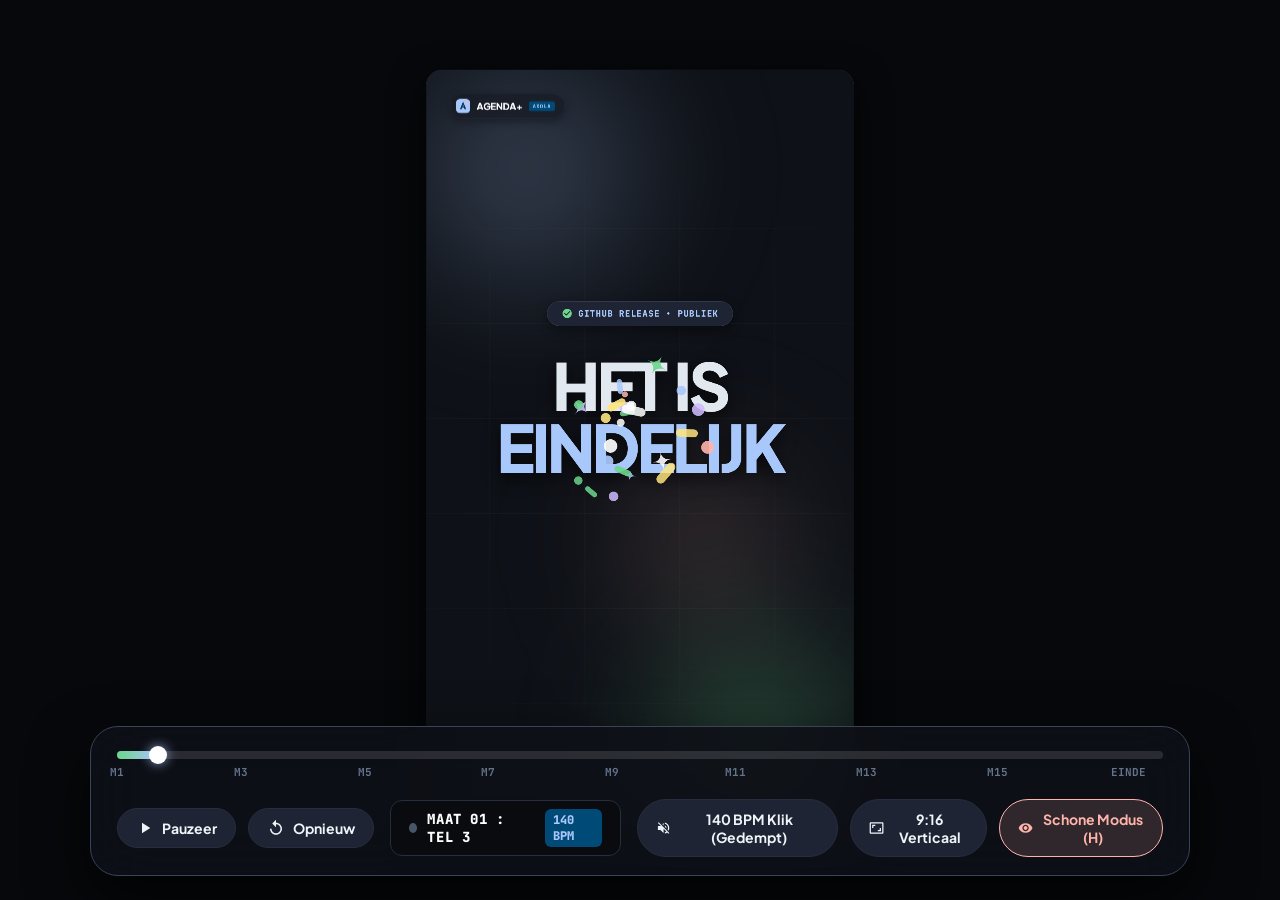
<file: promo-video-v012/index.html>
<!DOCTYPE html>
<html lang="nl">
<head>
  <meta charset="UTF-8">
  <meta name="viewport" content="width=device-width, initial-scale=1.0, maximum-scale=1.0, user-scalable=no">
  <title>Agenda+ v0.1.2-pre-alpha • 140 BPM Motion Promo</title>
  
  <!-- Material 3 & Display Fonts -->
  <link rel="preconnect" href="https://fonts.googleapis.com">
  <link rel="preconnect" href="https://fonts.gstatic.com" crossorigin>
  <link href="https://fonts.googleapis.com/css2?family=JetBrains+Mono:wght@500;700;800&family=Plus+Jakarta+Sans:wght@500;600;700;800;900&display=swap" rel="stylesheet">
  
  <link rel="stylesheet" href="style.css">
</head>
<body class="mode-9-16">

  <!-- Main Viewport Wrap with Auto-Centering & Scale -->
  <div id="app">
    
    <div id="stage-wrapper">
      <main id="stage" class="stage-9-16">
        
        <!-- Background Ambient Mesh & Dynamic Canvas -->
        <div class="ambient-mesh">
          <div class="mesh-orb orb-1"></div>
          <div class="mesh-orb orb-2"></div>
          <div class="mesh-orb orb-3"></div>
          <div class="m3-grid-overlay"></div>
        </div>

        <!-- Canvas for M3 Geometric Particles & Confetti -->
        <canvas id="particle-canvas"></canvas>

        <!-- Stage Header: Brand Chip Left (Top Right BPM Counter Removed) -->
        <header class="stage-header">
          <div class="brand-chip">
            <svg class="brand-icon" viewBox="0 0 32 32" fill="none">
              <rect width="32" height="32" rx="8" fill="#A8C7FA"/>
              <path d="M16 6L23 23H19.5L18 19H14L12.5 23H9L16 6ZM16 11.5L14.7 16.5H17.3L16 11.5Z" fill="#00315B"/>
              <circle cx="23" cy="9" r="3" fill="#FFB4AB"/>
            </svg>
            <span class="brand-text">AGENDA+</span>
            <span class="brand-tag">AXOLA</span>
          </div>
        </header>

        <!-- ============================================== -->
        <!-- SCENE 1: DE HOOK (Maten 1–2 / Beats 1–8)       -->
        <!-- ============================================== -->
        <section class="scene" id="scene-hook">
          <div class="scene-inner hook-layout">
            <div class="hook-badge m3-pill" id="hook-release-pill">
              <svg class="pill-icon" viewBox="0 0 24 24" fill="currentColor">
                <path d="M12 2C6.48 2 2 6.48 2 12s4.48 10 10 10 10-4.48 10-10S17.52 2 12 2zm-2 15l-5-5 1.41-1.41L10 14.17l7.59-7.59L19 8l-9 9z"/>
              </svg>
              <span>GITHUB RELEASE • PUBLIEK</span>
            </div>

            <div class="kinetic-words-stack">
              <div class="kinetic-word word-its" id="word-its">HET IS</div>
              <div class="kinetic-word word-finally" id="word-finally">EINDELIJK</div>
              <div class="kinetic-word word-here" id="word-here">
                <span class="gradient-text">ZOVER.</span>
              </div>
            </div>

            <!-- Expanding M3 Ripple Rings -->
            <div class="m3-ripple-ring ring-1"></div>
            <div class="m3-ripple-ring ring-2"></div>
            
            <div class="hook-sub-chip m3-tonal-chip" id="hook-sub-chip">
              <svg class="sub-icon" viewBox="0 0 24 24" fill="currentColor">
                <path d="M12 2L15.09 8.26L22 9.27L17 14.14L18.18 21.02L12 17.77L5.82 21.02L7 14.14L2 9.27L8.91 8.26L12 2Z"/>
              </svg>
              <span>VOOR SCHOLIEREN • 100% ONAFHANKELIJK</span>
            </div>
          </div>
        </section>

        <!-- ============================================== -->
        <!-- SCENE 2: VERSIE DROP (Maten 3–4 / Beats 9–16) -->
        <!-- ============================================== -->
        <section class="scene" id="scene-drop">
          <div class="scene-inner drop-layout">
            
            <!-- Morphing M3 8-Scallop Badge -->
            <div class="m3-burst-container">
              <div class="m3-burst-badge" id="burst-badge">
                <svg class="burst-icon" viewBox="0 0 48 48" fill="none">
                  <path d="M24 4L28.5 14.5L39 12L36.5 22.5L46 27L36.5 31.5L39 42L28.5 39.5L24 50L19.5 39.5L9 42L11.5 31.5L2 27L11.5 22.5L9 12L19.5 14.5L24 4Z" fill="url(#burst-grad)" stroke="#A8C7FA" stroke-width="2"/>
                  <defs>
                    <linearGradient id="burst-grad" x1="2" y1="4" x2="46" y2="50" gradientUnits="userSpaceOnUse">
                      <stop stop-color="#004A77"/>
                      <stop offset="1" stop-color="#1D2230"/>
                    </linearGradient>
                  </defs>
                </svg>
                <div class="burst-inner-tag">OFFICIËLE DROP</div>
              </div>
            </div>

            <div class="version-hero-card m3-card elevation-3" id="version-card">
              <div class="card-glow-halo"></div>
              
              <div class="card-chips-row">
                <span class="m3-chip chip-cyan">AGENDA+</span>
                <span class="m3-chip chip-lavender">MAGISTER-CLIENT</span>
              </div>

              <div class="version-title-block">
                <span class="version-prefix">VERSIE</span>
                <h1 class="version-number" id="version-text">v0.1.2</h1>
                <div class="version-suffix-badge">pre-alpha</div>
              </div>

              <div class="version-meta-bar">
                <div class="meta-item">
                  <svg class="meta-svg" viewBox="0 0 24 24" fill="currentColor">
                    <path d="M12 2C6.477 2 2 6.477 2 12c0 4.42 2.87 8.17 6.84 9.5.5.08.66-.23.66-.5v-1.69c-2.77.6-3.36-1.34-3.36-1.34-.46-1.16-1.11-1.47-1.11-1.47-.91-.62.07-.6.07-.6 1 .07 1.53 1.03 1.53 1.03.87 1.52 2.34 1.07 2.91.83.09-.65.35-1.09.63-1.34-2.22-.25-4.55-1.11-4.55-4.92 0-1.11.38-2 1.03-2.71-.1-.25-.45-1.29.1-2.64 0 0 .84-.27 2.75 1.02.79-.22 1.65-.33 2.5-.33.85 0 1.71.11 2.5.33 1.91-1.29 2.75-1.02 2.75-1.02.55 1.35.2 2.39.1 2.64.65.71 1.03 1.6 1.03 2.71 0 3.82-2.34 4.66-4.57 4.91.36.31.69.92.69 1.85V21c0 .27.16.59.67.5C19.14 20.16 22 16.42 22 12A10 10 0 0 0 12 2z"/>
                  </svg>
                  <span>github.com/EpicMemazGuy</span>
                </div>
                <div class="meta-badge-live">
                  <span class="live-dot"></span> NU LIVE
                </div>
              </div>
            </div>

          </div>
        </section>

        <!-- ============================================== -->
        <!-- SCENE 3: VIERING (Maten 5–8 / Beats 17–32)     -->
        <!-- ============================================== -->
        <section class="scene" id="scene-celebrate">
          <div class="scene-inner celebrate-layout">
            <div class="celebrate-heading">
              <span class="sub-eyebrow">MIJLPAAL BEREIKT</span>
              <h2 class="hype-title">WE ZIJN GEHYPED.</h2>
            </div>

            <div class="cards-deck">
              <!-- Card 1: HET IS GELUKT (Beats 17-20) -->
              <div class="deck-card card-mint" id="deck-card-1">
                <div class="deck-icon-wrap">
                  <svg viewBox="0 0 24 24" fill="currentColor">
                    <path d="M13.13 22.19L11.5 18.36L13.13 14.53C14.76 14.88 16.27 15.65 17.5 16.73L16.27 19.64L17.5 22.55C16.27 21.47 14.76 20.7 13.13 22.19M12 2C6.5 2 2 6.5 2 12C2 17.5 6.5 22 12 22C17.5 22 22 17.5 22 12C22 6.5 17.5 2 12 2M12 4C14.07 4 15.95 4.79 17.38 6.09L15.96 7.5C14.88 6.57 13.5 6 12 6C8.69 6 6 8.69 6 12C6 13.5 6.57 14.88 7.5 15.96L6.09 17.38C4.79 15.95 4 14.07 4 12C4 7.58 7.58 4 12 4Z"/>
                  </svg>
                </div>
                <div class="deck-content">
                  <span class="deck-tag">STATUS: ONLINE</span>
                  <h3>HET IS GELUKT.</h3>
                  <p>Eerste publieke build staat officieel live op GitHub.</p>
                </div>
                <div class="card-sparkle-icon">
                  <svg viewBox="0 0 24 24" fill="currentColor">
                    <path d="M12 2L14.4 9.6L22 12L14.4 14.4L12 22L9.6 14.4L2 12L9.6 9.6L12 2Z"/>
                  </svg>
                </div>
              </div>

              <!-- Card 2: EERSTE PUBLIEKE BUILD (Beats 21-24) -->
              <div class="deck-card card-coral" id="deck-card-2">
                <div class="deck-icon-wrap">
                  <svg viewBox="0 0 24 24" fill="currentColor">
                    <path d="M19 9h-4V3H9v6H5l7 7 7-7zM5 18v2h14v-2H5z"/>
                  </svg>
                </div>
                <div class="deck-content">
                  <span class="deck-tag">DIRECTE APK-DOWNLOAD</span>
                  <h3>EERSTE PUBLIEKE BUILD</h3>
                  <p>Direct installeerbare APK klaar voor elk Android-toestel.</p>
                </div>
                <div class="card-sparkle-icon">
                  <svg viewBox="0 0 24 24" fill="currentColor">
                    <path d="M12 2L14.4 9.6L22 12L14.4 14.4L12 22L9.6 14.4L2 12L9.6 9.6L12 2Z"/>
                  </svg>
                </div>
              </div>

              <!-- Card 3: VOOR ALTIJD GRATIS (Beats 25-28) -->
              <div class="deck-card card-lavender" id="deck-card-3">
                <div class="deck-icon-wrap">
                  <svg viewBox="0 0 24 24" fill="currentColor">
                    <path d="M12 2C6.48 2 2 6.48 2 12s4.48 10 10 10 10-4.48 10-10S17.52 2 12 2zm1 15h-2v-6h2v6zm0-8h-2V7h2v2z"/>
                  </svg>
                </div>
                <div class="deck-content">
                  <span class="deck-tag">COMMUNITY GESTUURD</span>
                  <h3>VOOR ALTIJD GRATIS</h3>
                  <p>Nul trackers. 100% open source en volledige privacy.</p>
                </div>
                <div class="card-sparkle-icon">
                  <svg viewBox="0 0 24 24" fill="currentColor">
                    <path d="M12 2L14.4 9.6L22 12L14.4 14.4L12 22L9.6 14.4L2 12L9.6 9.6L12 2Z"/>
                  </svg>
                </div>
              </div>

              <!-- Card 4: GEWOON ANDERS (Beats 29-32) -->
              <div class="deck-card card-periwinkle" id="deck-card-4">
                <div class="deck-icon-wrap">
                  <svg viewBox="0 0 24 24" fill="currentColor">
                    <path d="M13 2.05v3.03c3.39.49 6 3.39 6 6.92 0 .9-.18 1.75-.48 2.54l2.6 1.53c.56-1.24.88-2.62.88-4.07 0-5.18-3.95-9.45-9-9.95zM12 19c-3.87 0-7-3.13-7-7 0-3.53 2.61-6.43 6-6.92V2.05c-5.06.5-9 4.76-9 9.95 0 5.52 4.47 10 9.99 10 3.31 0 6.24-1.61 8.04-4.09l-2.48-1.46C16.14 17.81 14.23 19 12 19z"/>
                  </svg>
                </div>
                <div class="deck-content">
                  <span class="deck-tag">MAXIMALE SNELHEID</span>
                  <h3>GEWOON ANDERS</h3>
                  <p>Nothing OS & Material You-thema's, live OV-buskaart en widgets.</p>
                </div>
                <div class="card-sparkle-icon">
                  <svg viewBox="0 0 24 24" fill="currentColor">
                    <path d="M12 2L14.4 9.6L22 12L14.4 14.4L12 22L9.6 14.4L2 12L9.6 9.6L12 2Z"/>
                  </svg>
                </div>
              </div>
            </div>
          </div>
        </section>

        <!-- ============================================== -->
        <!-- SCENE 4: SNELLE MONTAGE (Maten 9–12 / 33–48)   -->
        <!-- ============================================== -->
        <section class="scene" id="scene-montage">
          <div class="scene-inner montage-layout">
            
            <div class="montage-cut cut-1" id="montage-1">
              <div class="cut-bg-pill"></div>
              <span class="cut-eyebrow">GEGARANDEERD</span>
              <h2 class="cut-text">GEEN RECLAME.</h2>
              <div class="cut-subpill">100% SCHONE ERVARING</div>
            </div>

            <div class="montage-cut cut-2" id="montage-2">
              <div class="cut-bg-pill"></div>
              <span class="cut-eyebrow">LICHTGEWICHT</span>
              <h2 class="cut-text">GEEN BLOAT.</h2>
              <div class="cut-subpill">NUL OVERBODIGE ROMMEL</div>
            </div>

            <div class="montage-cut cut-3" id="montage-3">
              <div class="cut-bg-pill"></div>
              <span class="cut-eyebrow">ALTIJD TOEGANKELIJK</span>
              <h2 class="cut-text">GEEN PAYWALLS.</h2>
              <div class="cut-subpill">GRATIS VOOR ELKE SCHOLIER</div>
            </div>

            <div class="montage-cut cut-4" id="montage-4">
              <div class="cut-bg-pill"></div>
              <span class="cut-eyebrow">GEOPTIMALISEERD</span>
              <h2 class="cut-text">PUUR SNELHEID.</h2>
              <div class="cut-subpill">10X SNELLER DAN MAGISTER</div>
            </div>

            <div class="montage-cut cut-5" id="montage-5">
              <div class="cut-bg-pill"></div>
              <span class="cut-eyebrow">GA ERVOOR</span>
              <h2 class="cut-text">APK NU KLAAR.</h2>
              <div class="cut-subpill">GITHUB RELEASES</div>
            </div>

          </div>
        </section>

        <!-- ============================================== -->
        <!-- SCENE 5: OUTRO & CTA (Maten 13–16 / Beats 49–64)-->
        <!-- ============================================== -->
        <section class="scene" id="scene-outro">
          <div class="scene-inner outro-layout">
            
            <div class="hero-outro-card m3-card elevation-4" id="outro-card">
              <!-- Radial Glow Accent -->
              <div class="card-glow-aurora"></div>

              <!-- Brand Monogram -->
              <div class="outro-logo-wrap">
                <div class="outro-logo-ring">
                  <svg class="outro-logo-svg" viewBox="0 0 64 64" fill="none">
                    <rect width="64" height="64" rx="20" fill="#A8C7FA"/>
                    <path d="M32 12L46 46H39L36 38H28L25 46H18L32 12ZM32 23L29.4 33H34.6L32 23Z" fill="#00315B"/>
                    <circle cx="46" cy="18" r="6" fill="#FFB4AB"/>
                  </svg>
                </div>
              </div>

              <!-- Title & Version -->
              <div class="outro-text-block">
                <h1 class="outro-title">Agenda+</h1>
                <div class="outro-pill-row">
                  <span class="m3-badge badge-version">v0.1.2-pre-alpha</span>
                  <span class="m3-badge badge-tag">PUBLIEKE RELEASE</span>
                </div>
                <p class="outro-subtitle">De snellere, onafhankelijke Magister-agenda.</p>
              </div>

              <!-- CTA Button with Simulated Tap Ripple -->
              <a href="https://github.com/EpicMemazGuy" target="_blank" rel="noopener noreferrer" class="m3-btn-download" id="outro-cta-btn">
                <svg class="cta-icon" viewBox="0 0 24 24" fill="currentColor">
                  <path d="M19.35 10.04C18.67 6.59 15.64 4 12 4 9.11 4 6.6 5.64 5.35 8.04 2.34 8.36 0 10.91 0 14c0 3.31 2.69 6 6 6h13c2.76 0 5-2.24 5-5 0-2.64-2.05-4.78-4.65-4.96zM17 13l-5 5-5-5h3V9h4v4h3z"/>
                </svg>
                <span>DOWNLOAD OP GITHUB</span>
                <span class="btn-ripple-wave"></span>
              </a>

              <!-- Links & Author -->
              <div class="outro-links-footer">
                <div class="footer-url-chip">
                  <svg class="github-icon" viewBox="0 0 24 24" fill="currentColor">
                    <path d="M12 2C6.477 2 2 6.477 2 12c0 4.42 2.87 8.17 6.84 9.5.5.08.66-.23.66-.5v-1.69c-2.77.6-3.36-1.34-3.36-1.34-.46-1.16-1.11-1.47-1.11-1.47-.91-.62.07-.6.07-.6 1 .07 1.53 1.03 1.53 1.03.87 1.52 2.34 1.07 2.91.83.09-.65.35-1.09.63-1.34-2.22-.25-4.55-1.11-4.55-4.92 0-1.11.38-2 1.03-2.71-.1-.25-.45-1.29.1-2.64 0 0 .84-.27 2.75 1.02.79-.22 1.65-.33 2.5-.33.85 0 1.71.11 2.5.33 1.91-1.29 2.75-1.02 2.75-1.02.55 1.35.2 2.39.1 2.64.65.71 1.03 1.6 1.03 2.71 0 3.82-2.34 4.66-4.57 4.91.36.31.69.92.69 1.85V21c0 .27.16.59.67.5C19.14 20.16 22 16.42 22 12A10 10 0 0 0 12 2z"/>
                  </svg>
                  <span>github.com/EpicMemazGuy</span>
                </div>
                <div class="footer-domain-row">
                  <span class="web-domain">agendaplus.nl</span>
                  <span class="dot-sep">•</span>
                  <span class="axola-brand">DOOR AXOLA</span>
                </div>
              </div>

            </div>

            <!-- Floating Badges -->
            <div class="outro-floating-badges">
              <div class="m3-mini-pill pill-offline">
                <svg viewBox="0 0 24 24" fill="currentColor">
                  <path d="M12 2C6.48 2 2 6.48 2 12s4.48 10 10 10 10-4.48 10-10S17.52 2 12 2zm1 15h-2v-2h2v2zm0-4h-2V7h2v6z"/>
                </svg>
                <span>OFFLINE-MODUS</span>
              </div>
              <div class="m3-mini-pill pill-widgets">
                <svg viewBox="0 0 24 24" fill="currentColor">
                  <path d="M4 11h6V5H4v6zm0 8h6v-6H4v6zm8 0h6v-6h-6v6zm0-14v6h6V5h-6z"/>
                </svg>
                <span>3 WIDGETS</span>
              </div>
              <div class="m3-mini-pill pill-themes">
                <svg viewBox="0 0 24 24" fill="currentColor">
                  <path d="M12 3c-4.97 0-9 4.03-9 9s4.03 9 9 9c.83 0 1.5-.67 1.5-1.5 0-.39-.15-.74-.39-1.01-.23-.26-.38-.61-.38-.99 0-.83.67-1.5 1.5-1.5H16c2.76 0 5-2.24 5-5 0-4.42-4.03-8-9-8zm-5.5 9c-.83 0-1.5-.67-1.5-1.5S5.67 9 6.5 9 8 9.67 8 10.5 7.33 12 6.5 12zm3-4C8.67 8 8 7.33 8 6.5S8.67 5 9.5 5s1.5.67 1.5 1.5S10.33 8 9.5 8zm5 0c-.83 0-1.5-.67-1.5-1.5S13.67 5 14.5 5s1.5.67 1.5 1.5S15.33 8 14.5 8zm3 4c-.83 0-1.5-.67-1.5-1.5S16.67 9 17.5 9s1.5.67 1.5 1.5-.67 1.5-1.5 1.5z"/>
                </svg>
                <span>NOTHING OS + M3</span>
              </div>
            </div>

          </div>
        </section>

      </main>
    </div>

    <!-- ============================================== -->
    <!-- SUBTIELE ZWEVENDE HUD (Schakelen met 'H')      -->
    <!-- ============================================== -->
    <aside class="hud-panel" id="hud-panel">
      
      <!-- Timeline Progress Bar -->
      <div class="timeline-container" id="timeline-bar" title="Klik om te spoelen door de 16 maten">
        <div class="timeline-track">
          <div class="timeline-fill" id="timeline-fill"></div>
          <div class="timeline-scrubber" id="timeline-scrubber"></div>
        </div>
        <div class="timeline-markers">
          <span class="marker" style="left: 0%">M1</span>
          <span class="marker" style="left: 12.5%">M3</span>
          <span class="marker" style="left: 25%">M5</span>
          <span class="marker" style="left: 37.5%">M7</span>
          <span class="marker" style="left: 50%">M9</span>
          <span class="marker" style="left: 62.5%">M11</span>
          <span class="marker" style="left: 75%">M13</span>
          <span class="marker" style="left: 87.5%">M15</span>
          <span class="marker" style="left: 100%">EINDE</span>
        </div>
      </div>

      <!-- Controls Row -->
      <div class="hud-row">
        <!-- Links: Afspeelbediening -->
        <div class="hud-group left">
          <button class="hud-btn" id="btn-play-pause" title="Afspelen / Pauzeren (Spatie)">
            <svg class="icon-play" viewBox="0 0 24 24" fill="currentColor">
              <path d="M8 5v14l11-7z"/>
            </svg>
            <svg class="icon-pause" viewBox="0 0 24 24" fill="currentColor" style="display: none;">
              <path d="M6 19h4V5H6v14zm8-14v14h4V5h-4z"/>
            </svg>
            <span class="btn-text" id="play-btn-text">Pauzeer</span>
          </button>

          <button class="hud-btn" id="btn-restart" title="Opnieuw starten (R)">
            <svg viewBox="0 0 24 24" fill="currentColor">
              <path d="M12 5V1L7 6l5 5V7c3.31 0 6 2.69 6 6s-2.69 6-6 6-6-2.69-6-6H4c0 4.42 3.58 8 8 8s8-3.58 8-8-3.58-8-8-8z"/>
            </svg>
            <span class="btn-text">Opnieuw</span>
          </button>
        </div>

        <!-- Midden: 140 BPM Maat/Tel Indicatie -->
        <div class="hud-group center">
          <div class="beat-clock-readout" id="beat-clock">
            <span class="beat-led" id="beat-led"></span>
            <span class="beat-readout-text" id="beat-readout">MAAT 01 : TEL 1</span>
            <span class="bpm-tag">140 BPM</span>
          </div>
        </div>

        <!-- Rechts: Audio Metronoom, Beeldverhouding & Schone Modus -->
        <div class="hud-group right">
          <button class="hud-btn" id="btn-audio" title="140 BPM Klik / Sub-Kick (M)">
            <svg class="icon-audio-off" viewBox="0 0 24 24" fill="currentColor">
              <path d="M16.5 12c0-1.77-1.02-3.29-2.5-4.03v2.21l2.45 2.45c.03-.2.05-.41.05-.63zm2.5 0c0 .94-.2 1.82-.54 2.64l1.51 1.51C20.63 14.91 21 13.5 21 12c0-4.28-2.99-7.86-7-8.77v2.06c2.89.86 5 3.54 5 6.71zM4.27 3L3 4.27 7.73 9H3v6h4l5 5v-6.73l4.25 4.25c-.67.52-1.42.93-2.25 1.18v2.06c1.38-.31 2.63-.95 3.69-1.81L19.73 21 21 19.73l-9-9L4.27 3zM12 4L9.91 6.09 12 8.18V4z"/>
            </svg>
            <svg class="icon-audio-on" viewBox="0 0 24 24" fill="currentColor" style="display: none;">
              <path d="M3 9v6h4l5 5V4L7 9H3zm13.5 3c0-1.77-1.02-3.29-2.5-4.03v8.05c1.48-.73 2.5-2.25 2.5-4.02zM14 3.23v2.06c2.89.86 5 3.54 5 6.71s-2.11 5.85-5 6.71v2.06c4.01-.91 7-4.49 7-8.77s-2.99-7.86-7-8.77z"/>
            </svg>
            <span class="btn-text" id="audio-btn-text">140 BPM Klik (Gedempt)</span>
          </button>

          <button class="hud-btn" id="btn-aspect" title="Schakelen tussen 9:16 en 16:9 (A)">
            <svg viewBox="0 0 24 24" fill="currentColor">
              <path d="M19 12h-2v3h-3v2h5v-5zM7 9h3V7H5v5h2V9zm14-6H3c-1.1 0-2 .9-2 2v14c0 1.1.9 2 2 2h18c1.1 0 2-.9 2-2V5c0-1.1-.9-2-2-2zm0 16.01H3V4.99h18v14.02z"/>
            </svg>
            <span class="btn-text" id="aspect-btn-text">9:16 Verticaal</span>
          </button>

          <button class="hud-btn btn-clean" id="btn-clean" title="Schone Opnamemodus - Verbergt HUD (H)">
            <svg viewBox="0 0 24 24" fill="currentColor">
              <path d="M12 4.5C7 4.5 2.73 7.61 1 12c1.73 4.39 6 7.5 11 7.5s9.27-3.11 11-7.5c-1.73-4.39-6-7.5-11-7.5zM12 17c-2.76 0-5-2.24-5-5s2.24-5 5-5 5 2.24 5 5-2.24 5-5 5zm0-8c-1.66 0-3 1.34-3 3s1.34 3 3 3 3-1.34 3-3-1.34-3-3-3z"/>
            </svg>
            <span class="btn-text">Schone Modus (H)</span>
          </button>
        </div>
      </div>
    </aside>

    <!-- Zwevende Herstelknop (Zichtbaar als HUD verborgen is) -->
    <button id="btn-unhide-hud" class="unhide-btn" title="Toon Besturing (H)">
      <svg viewBox="0 0 24 24" fill="currentColor">
        <path d="M12 4.5C7 4.5 2.73 7.61 1 12c1.73 4.39 6 7.5 11 7.5s9.27-3.11 11-7.5c-1.73-4.39-6-7.5-11-7.5zM12 17c-2.76 0-5-2.24-5-5s2.24-5 5-5 5 2.24 5 5-2.24 5-5 5zm0-8c-1.66 0-3 1.34-3 3s1.34 3 3 3 3-1.34 3-3-1.34-3-3-3z"/>
      </svg>
      <span>Toon Besturing (H)</span>
    </button>

  </div>

  <script src="script.js"></script>
</body>
</html>
</file>
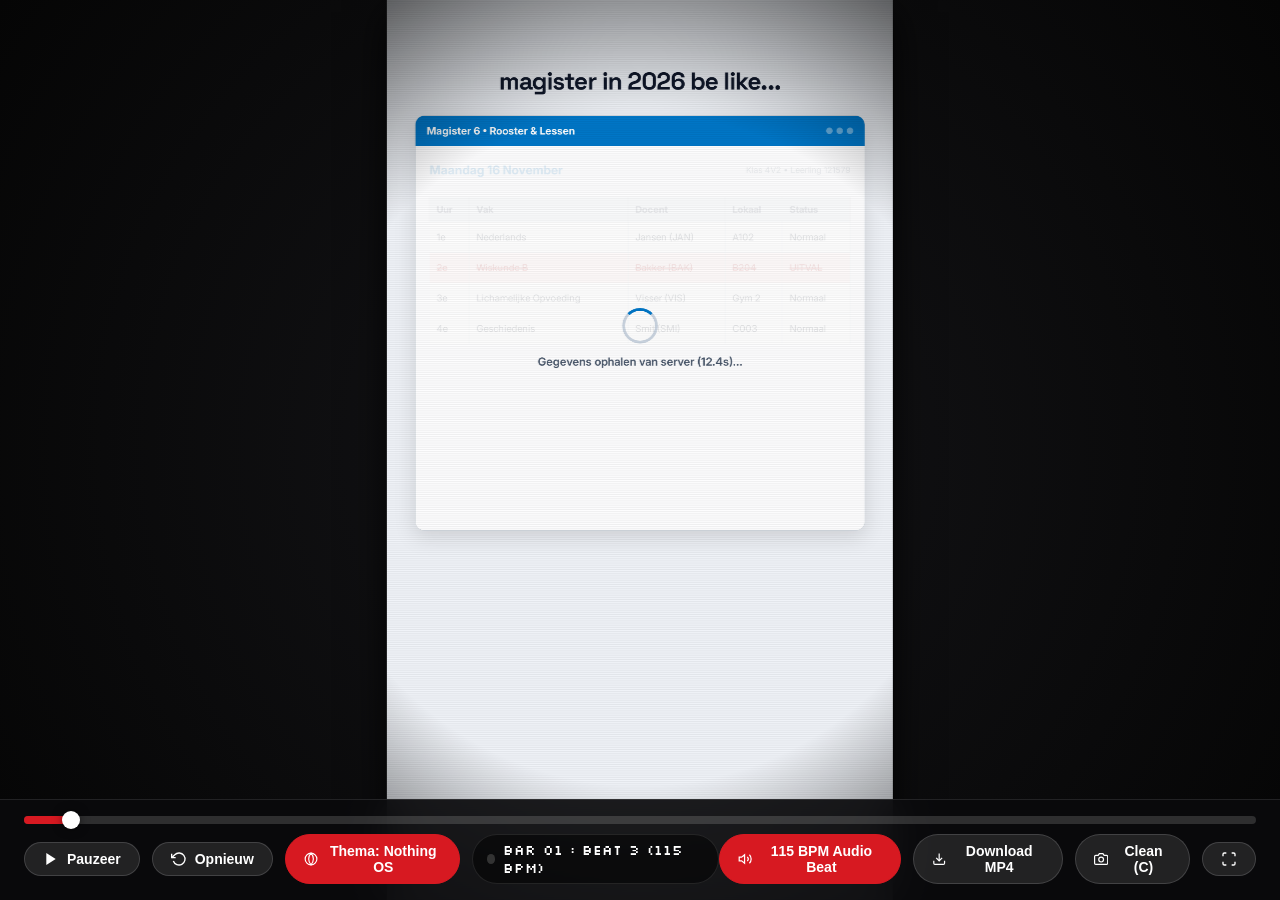
<file: promo-video/index.html>
<!DOCTYPE html>
<html lang="nl">
<head>
  <meta charset="UTF-8" />
  <meta name="viewport" content="width=device-width, initial-scale=1.0, maximum-scale=1.0, user-scalable=no" />
  <title>Agenda+ • Motion Graphics Promo (115 BPM) - Dual Theme</title>
  <link rel="stylesheet" href="styles.css" />
</head>
<body>

  <!-- Fullscreen Scaled Video Container -->
  <div class="video-container" id="video-container">
    <div class="stage-scaler" id="stage">

      <!-- Scanlines, Vignette, and Global Beat Flash -->
      <div class="stage-overlay">
        <div class="scanlines"></div>
        <div class="vignette"></div>
      </div>
      <div class="beat-flash" id="beat-flash"></div>

      <!-- ====================================================================
           SCENE 1: THE MEME HOOK (Bars 1–3: 0.0s – 6.26s / Beats 0–12)
           ==================================================================== -->
      <section class="scene active" id="scene-hook">
        <div class="meme-top-banner">
          <h1 class="meme-title" id="meme-title">magister in 2026 be like...</h1>
        </div>

        <!-- Simulated Cluttered Legacy Magister Screen -->
        <div class="legacy-window" id="legacy-window">
          <div class="legacy-window-header">
            <span>Magister 6 • Rooster & Lessen</span>
            <div class="legacy-nav-dots">
              <div class="legacy-dot"></div>
              <div class="legacy-dot"></div>
              <div class="legacy-dot"></div>
            </div>
          </div>

          <div class="legacy-body">
            <!-- Simulated Loading Spinner -->
            <div class="legacy-spinner-wrap" id="legacy-spinner">
              <div class="legacy-spinner"></div>
              <div class="legacy-spinner-text">Gegevens ophalen van server (12.4s)...</div>
            </div>

            <div class="legacy-schedule-header">
              <span class="legacy-date-label">Maandag 16 November</span>
              <span style="font-size: 18px; color: #64748b;">Klas 4V2 • Leerling 121579</span>
            </div>

            <table class="legacy-table">
              <thead>
                <tr>
                  <th>Uur</th>
                  <th>Vak</th>
                  <th>Docent</th>
                  <th>Lokaal</th>
                  <th>Status</th>
                </tr>
              </thead>
              <tbody>
                <tr>
                  <td>1e</td>
                  <td>Nederlands</td>
                  <td>Jansen (JAN)</td>
                  <td>A102</td>
                  <td>Normaal</td>
                </tr>
                <tr class="canceled">
                  <td>2e</td>
                  <td>Wiskunde B</td>
                  <td>Bakker (BAK)</td>
                  <td>B204</td>
                  <td>UITVAL</td>
                </tr>
                <tr>
                  <td>3e</td>
                  <td>Lichamelijke Opvoeding</td>
                  <td>Visser (VIS)</td>
                  <td>Gym 2</td>
                  <td>Normaal</td>
                </tr>
                <tr>
                  <td>4e</td>
                  <td>Geschiedenis</td>
                  <td>Smit (SMI)</td>
                  <td>C003</td>
                  <td>Normaal</td>
                </tr>
              </tbody>
            </table>
          </div>

          <!-- Animated Hand-Drawn Red SVG Circle & Arrow -->
          <svg class="hand-drawn-svg" id="hand-drawn-svg" viewBox="0 0 300 300">
            <path class="drawn-circle" d="M 150,50 C 220,40 270,100 260,170 C 250,240 180,265 110,250 C 50,235 35,160 50,110 C 65,60 120,45 160,52" fill="none" stroke="#d71921" stroke-width="8" stroke-linecap="round" />
            <path class="drawn-arrow" d="M 270,260 Q 230,220 190,195 M 190,195 L 220,185 M 190,195 L 205,225" fill="none" stroke="#d71921" stroke-width="8" stroke-linecap="round" stroke-linejoin="round" />
          </svg>
        </div>

        <!-- Sarcastic Kinetic Captions Popping on the Beat -->
        <div class="kinetic-captions-list">
          <div class="kinetic-pill alert" id="caption-traag">
            <span>traag.</span>
          </div>
          <div class="kinetic-pill" id="caption-widgets">
            <span>geen widgets.</span>
          </div>
          <div class="kinetic-pill" id="caption-darkmode">
            <span>geen dark mode.</span>
          </div>
        </div>
      </section>

      <!-- ====================================================================
           SCENE 2: BEAT DROP TRANSITION (Bar 4: 6.26s – 8.35s / Beats 12–16)
           ==================================================================== -->
      <section class="scene" id="scene-drop">
        <div class="glitch-screen">
          <svg class="shatter-svg" id="shatter-svg" viewBox="0 0 1080 1920">
            <line x1="0" y1="0" x2="1080" y2="1920" stroke="#d71921" stroke-width="4" />
            <line x1="1080" y1="0" x2="0" y2="1920" stroke="#ffffff" stroke-width="3" />
            <polygon points="200,400 600,300 450,800" fill="none" stroke="#d71921" stroke-width="3" />
            <polygon points="800,1200 1000,1600 500,1500" fill="none" stroke="#ffffff" stroke-width="3" />
            <line x1="300" y1="960" x2="780" y2="960" stroke="#d71921" stroke-width="8" />
          </svg>

          <div class="drop-content">
            <div class="drop-radar-ring" id="drop-ring"></div>
            <div class="drop-text-matrix" id="drop-text">TOT NU.</div>
            <div class="drop-sub-red" id="drop-sub">115 BPM DROP • AGENDA+</div>
          </div>
        </div>
      </section>

      <!-- ====================================================================
           SCENE 3: AGENDA+ HERO REVEAL (Bars 5–8: 8.35s – 16.70s / Beats 16–32)
           ==================================================================== -->
      <section class="scene" id="scene-hero">
        <div class="phone-stage-wrapper" id="hero-phone-wrapper">
          <div class="phone-chassis">
            <div class="phone-screen">

              <div class="phone-status-bar">
                <span>10:14</span>
                <div class="phone-camera-hole"></div>
                <span>5G 98%</span>
              </div>

              <div class="phone-app-topbar">
                <div class="phone-app-brand">
                  <div class="brand-dot-icon">A+</div>
                  <span class="brand-dot-title">AGENDA+</span>
                </div>
                <div class="brand-school-badge" id="brand-theme-badge">Nothing OS & Material You</div>
              </div>

              <div class="phone-scroll-content">
                <div class="phone-card">
                  <div class="card-label-row">
                    <span class="card-pill-tag">VOLGEND LESUUR</span>
                    <span class="card-time">10:15 – 11:05 (3e uur)</span>
                  </div>
                  <div class="card-title-lg">Lichamelijke opvoeding</div>
                  <div class="card-meta-row">
                    <div class="card-meta-item">
                      <svg width="18" height="18" viewBox="0 0 24 24" fill="none" stroke="currentColor" stroke-width="2">
                        <path d="M20 21v-2a4 4 0 0 0-4-4H8a4 4 0 0 0-4 4v2" />
                        <circle cx="12" cy="7" r="4" />
                      </svg>
                      <span>Bakker (BAK)</span>
                    </div>
                    <div class="card-meta-item">
                      <svg width="18" height="18" viewBox="0 0 24 24" fill="none" stroke="currentColor" stroke-width="2">
                        <rect x="3" y="3" width="18" height="18" rx="2" />
                        <path d="M9 3v18" />
                      </svg>
                      <span>Gymzaal 2</span>
                    </div>
                  </div>
                </div>

                <div class="bus-map-card">
                  <div class="bus-header">
                    <div class="bus-title-group">
                      <div class="bus-icon-circle">
                        <svg width="22" height="22" viewBox="0 0 24 24" fill="none" stroke="currentColor" stroke-width="2">
                          <rect x="4" y="3" width="16" height="16" rx="2" />
                          <path d="M4 11h16M8 15h.01M16 15h.01M6 19v2M18 19v2" />
                        </svg>
                      </div>
                      <div>
                        <div class="bus-title-text">Bustijd • Lijn 156</div>
                        <div class="bus-subtitle-text">'s-Hertogenbosch - Eindhoven</div>
                      </div>
                    </div>
                    <div class="brand-school-badge" style="color: #22c55e;">Live OVapi</div>
                  </div>

                  <div class="bus-map-viewport">
                    <svg class="map-svg-grid" viewBox="0 0 400 170">
                      <line x1="0" y1="40" x2="400" y2="40" stroke="#1c1c20" stroke-width="1" />
                      <line x1="0" y1="90" x2="400" y2="90" stroke="#1c1c20" stroke-width="1" />
                      <line x1="0" y1="140" x2="400" y2="140" stroke="#1c1c20" stroke-width="1" />
                      <line x1="80" y1="0" x2="80" y2="170" stroke="#1c1c20" stroke-width="1" />
                      <line x1="200" y1="0" x2="200" y2="170" stroke="#1c1c20" stroke-width="1" />
                      <line x1="320" y1="0" x2="320" y2="170" stroke="#1c1c20" stroke-width="1" />

                      <polyline points="20,130 90,110 180,95 240,75 320,50 380,35" fill="none" stroke="#ffffff" stroke-width="4" stroke-linecap="round" />
                      <circle cx="20" cy="130" r="5" fill="#ffffff" />
                      <circle cx="90" cy="110" r="5" fill="#ffffff" />
                      <circle cx="180" cy="95" r="5" fill="#ffffff" />
                      <circle cx="240" cy="75" r="8" fill="#d71921" stroke="#ffffff" stroke-width="2" />
                      <circle cx="320" cy="50" r="5" fill="#ffffff" />
                      <circle cx="380" cy="35" r="5" fill="#ffffff" />
                      <circle cx="215" cy="85" r="6" fill="#2563eb" stroke="#ffffff" stroke-width="2" />
                      <line x1="215" y1="85" x2="240" y2="75" stroke="#d71921" stroke-width="2" stroke-dasharray="4,4" />
                    </svg>

                    <div class="bus-live-badge">
                      <svg width="12" height="12" viewBox="0 0 24 24" fill="currentColor">
                        <circle cx="12" cy="12" r="10" />
                      </svg>
                      <span>BUS 156 • 10:22</span>
                    </div>
                  </div>

                  <div class="bus-stop-info">
                    <div>
                      <div class="bus-stop-name">Schijndel, Plein 1944</div>
                      <div class="bus-subtitle-text">Verwacht over 8 min • Op tijd</div>
                    </div>
                    <div class="bus-stop-dist">350m lopen</div>
                  </div>
                </div>

                <div class="hw-item">
                  <div class="hw-checkbox"></div>
                  <div>
                    <div class="hw-text">Engels: Unit 4 Vocabulaire & Grammatica</div>
                    <div class="hw-subject">Morgen inleveren • 21 open taken</div>
                  </div>
                </div>

              </div>
            </div>
          </div>
        </div>

        <div class="floating-pills-container">
          <div class="feature-float-pill pill-pos-1" id="pill-nothing">
            <div class="pill-dot"></div>
            <span id="pill-1-text">Nothing OS & Material You</span>
          </div>
          <div class="feature-float-pill pill-pos-2" id="pill-ovapi">
            <div class="pill-dot"></div>
            <span>Live OV Buskaart</span>
          </div>
          <div class="feature-float-pill pill-pos-3" id="pill-offline">
            <div class="pill-dot"></div>
            <span>100% Offline-modus</span>
          </div>
          <div class="feature-float-pill pill-pos-4" id="pill-kwt">
            <div class="pill-dot"></div>
            <span>KWT Keuzelessen</span>
          </div>
        </div>
      </section>

      <!-- ====================================================================
           SCENE 4: FAST FEATURE SHOWCASE (Bars 9–11: 16.70s – 22.96s / Beats 32–44)
           ==================================================================== -->
      <section class="scene" id="scene-features">
        <div class="showcase-header">
          <div class="showcase-step-label" id="showcase-step-label">FEATURE 01 / 03</div>
          <div class="showcase-step-title" id="showcase-step-title">Cijfers & What-If</div>
        </div>

        <div class="feature-cards-deck">

          <div class="feature-card-slide active" id="slide-cijfers">
            <div class="grade-top-grid">
              <div class="grade-circle-wrap">
                <svg class="grade-svg-circle" viewBox="0 0 320 320">
                  <circle class="grade-bg-circle" cx="160" cy="160" r="140" />
                  <circle class="grade-progress-bar" id="grade-progress" cx="160" cy="160" r="140" />
                </svg>
                <div class="grade-center-text">
                  <span class="grade-val-lg" id="grade-val">7,8</span>
                  <span class="grade-sub-txt">Gemiddelde</span>
                </div>
              </div>
            </div>

            <div class="grade-list-rows">
              <div class="grade-row-item">
                <div>
                  <div class="grade-row-title">Wiskunde B • Hoofdstuk 3 Toets</div>
                  <div class="grade-row-weight">Weging: 3.0x • 12 nov</div>
                </div>
                <div class="grade-row-score">8.2</div>
              </div>
              <div class="grade-row-item">
                <div>
                  <div class="grade-row-title">Engels • Reading Comprehension</div>
                  <div class="grade-row-weight">Weging: 2.0x • 10 nov</div>
                </div>
                <div class="grade-row-score">7.5</div>
              </div>
              <div class="grade-row-item">
                <div>
                  <div class="grade-row-title">Nederlands • Betoog Schrijven</div>
                  <div class="grade-row-weight">Weging: 1.0x • 8 nov</div>
                </div>
                <div class="grade-row-score">7.7</div>
              </div>
            </div>

            <div class="whatif-box">
              <div class="whatif-label">
                <span>What-If Simulator: "Wat als ik een 6,5 haal?"</span>
                <span style="color: var(--nothing-red); font-family: var(--font-matrix);" id="whatif-val">7,8 → 7,6</span>
              </div>
              <div class="whatif-slider-track">
                <div class="whatif-slider-fill" id="whatif-fill"></div>
                <div class="whatif-slider-thumb" id="whatif-thumb"></div>
              </div>
            </div>
          </div>

          <div class="feature-card-slide" id="slide-meer">
            <div class="meer-grid-showcase">
              <div class="meer-card-item">
                <div class="meer-item-left">
                  <div class="meer-icon-box red-tint">
                    <svg width="28" height="28" viewBox="0 0 24 24" fill="none" stroke="currentColor" stroke-width="2">
                      <path d="M4 4h16c1.1 0 2 .9 2 2v12c0 1.1-.9 2-2 2H4c-1.1 0-2-.9-2-2V6c0-1.1.9-2 2-2z" />
                      <polyline points="22,6 12,13 2,6" />
                    </svg>
                  </div>
                  <div>
                    <div class="meer-item-title">Magister Berichten</div>
                    <div class="meer-item-sub">Direct in de app • Versturen & Lezen</div>
                  </div>
                </div>
                <div class="meer-badge-count">3 ONGELEZEN</div>
              </div>

              <div class="meer-card-item">
                <div class="meer-item-left">
                  <div class="meer-icon-box">
                    <svg width="28" height="28" viewBox="0 0 24 24" fill="none" stroke="currentColor" stroke-width="2">
                      <path d="M4 19.5A2.5 2.5 0 0 1 6.5 17H20" />
                      <path d="M6.5 2H20v20H6.5A2.5 2.5 0 0 1 4 19.5v-15A2.5 2.5 0 0 1 6.5 2z" />
                    </svg>
                  </div>
                  <div>
                    <div class="meer-item-title">Studiewijzers & Bronnen</div>
                    <div class="meer-item-sub">Quizlet, StudyGo, PDF's & Bijlagen</div>
                  </div>
                </div>
                <div class="brand-school-badge">Direct openen</div>
              </div>

              <div class="meer-card-item">
                <div class="meer-item-left">
                  <div class="meer-icon-box">
                    <svg width="28" height="28" viewBox="0 0 24 24" fill="none" stroke="currentColor" stroke-width="2">
                      <circle cx="12" cy="12" r="10" />
                      <polyline points="12 6 12 12 16 14" />
                    </svg>
                  </div>
                  <div>
                    <div class="meer-item-title">Keuzelessen (KWT)</div>
                    <div class="meer-item-sub">Kies direct je steunles of stilte-uur</div>
                  </div>
                </div>
                <div class="brand-school-badge" style="color: var(--nothing-red);">Nu open</div>
              </div>
            </div>
          </div>

          <div class="feature-card-slide" id="slide-widgets">
            <div class="widgets-canvas">
              <div class="widget-nothing-lg">
                <div style="display: flex; justify-content: space-between; align-items: center;">
                  <span class="widget-header-matrix">ROOSTER • 10:15 - 11:05</span>
                  <div style="width: 10px; height: 10px; border-radius: 50%; background: var(--nothing-red);"></div>
                </div>
                <div>
                  <div class="widget-val-matrix" style="font-size: 42px;">LICHAMELIJKE OPVOEDING</div>
                  <div class="widget-sub-label" style="font-size: 24px; margin-top: 8px;">Bakker (BAK) • Gymzaal 2</div>
                </div>
                <div style="border-top: 1px dotted #333; padding-top: 14px; display: flex; justify-content: space-between;">
                  <span class="widget-sub-label">Hierna: Wiskunde B (204)</span>
                  <span class="widget-header-matrix" style="color: #ffffff;">ELDE COLLEGE</span>
                </div>
              </div>

              <div class="widget-nothing-row">
                <div class="widget-nothing-sm">
                  <span class="widget-header-matrix">CIJFERS</span>
                  <div>
                    <div class="widget-val-matrix">7,8</div>
                    <div class="widget-sub-label">GEMIDDELD</div>
                  </div>
                  <div style="color: var(--green-pass); font-weight: 700; font-size: 16px;">Voldoende (100%)</div>
                </div>

                <div class="widget-nothing-sm">
                  <span class="widget-header-matrix">HUISWERK</span>
                  <div>
                    <div class="widget-val-matrix">21</div>
                    <div class="widget-sub-label">OPEN TAKEN</div>
                  </div>
                  <div style="color: var(--nothing-red); font-weight: 700; font-size: 16px;">3 Toetsen deze week</div>
                </div>
              </div>
            </div>
          </div>

        </div>
      </section>

      <!-- ====================================================================
           SCENE 5: KINETIC TYPOGRAPHY FLEX (Bars 12–14: 22.96s – 29.22s / Beats 44–56)
           ==================================================================== -->
      <section class="scene" id="scene-kinetic">
        <div class="kinetic-stage">
          <div class="kinetic-line" id="kin-line-1">gemaakt voor</div>
          <div class="kinetic-line red-accent" id="kin-line-2">scholieren.</div>
          <div class="kinetic-line" id="kin-line-3">door een scholier.</div>
          <div class="kinetic-line" id="kin-line-4">en ja.</div>
          <div class="kinetic-line giant red-accent" id="kin-line-5">GRATIS.</div>
          <div class="kinetic-line sub-pill" id="kin-line-6">geen abonnement. geen bullshit.</div>
        </div>
      </section>

      <!-- ====================================================================
           SCENE 6: OUTRO & CTA (Bars 15–16: 29.22s – 33.39s / Beats 56–64)
           ==================================================================== -->
      <section class="scene" id="scene-outro">
        <div class="outro-content">
          <div class="app-icon-outer">
            <div class="app-icon-halo"></div>
            <div class="app-icon-squircle">
              <svg class="app-icon-svg" viewBox="0 0 200 200">
                <path d="M 45,150 L 75,50 L 105,150 M 56,120 L 94,120" fill="none" stroke="#ffffff" stroke-width="20" stroke-linecap="round" stroke-linejoin="round" />
                <path d="M 125,95 L 155,95 M 140,80 L 140,110" fill="none" stroke="#ffffff" stroke-width="14" stroke-linecap="round" />
                <circle cx="150" cy="145" r="16" fill="#d71921" />
              </svg>
            </div>
          </div>

          <div class="outro-title-matrix">AGENDA+</div>
          <div class="outro-tagline">De ultieme Magister-ervaring.</div>

          <div class="outro-badges-grid">
            <div class="outro-badge cta">
              <svg width="28" height="28" viewBox="0 0 24 24" fill="none" stroke="currentColor" stroke-width="2.5">
                <path d="M21 15v4a2 2 0 0 1-2 2H5a2 2 0 0 1-2-2v-4" />
                <polyline points="7 10 12 15 17 10" />
                <line x1="12" y1="15" x2="12" y2="3" />
              </svg>
              <span>Binnenkort op Android</span>
            </div>

            <div class="outro-badge">
              <svg width="22" height="22" viewBox="0 0 24 24" fill="none" stroke="currentColor" stroke-width="2">
                <rect x="3" y="11" width="18" height="11" rx="2" ry="2" />
                <path d="M7 11V7a5 5 0 0 1 10 0v4" />
              </svg>
              <span>Nothing OS & Material You Ondersteuning</span>
            </div>

            <div class="outro-footer-note">
              Onafhankelijke Magister-client • Gebouwd met Jetpack Compose & Nothing OS
            </div>
          </div>
        </div>
      </section>

    </div>
  </div>

  <!-- ====================================================================
       BOTTOM MASTER TIMELINE CONTROL BAR
       ==================================================================== -->
  <footer class="timeline-hud" id="timeline-hud">
    <div class="hud-progress-row">
      <div class="hud-scrubber-track" id="hud-scrubber">
        <div class="hud-scrubber-fill" id="hud-fill"></div>
        <div class="hud-scrubber-thumb" id="hud-thumb"></div>
      </div>
    </div>

    <div class="hud-controls-row">
      <div class="hud-left-actions">
        <button class="hud-btn" id="btn-play-pause">
          <svg width="16" height="16" viewBox="0 0 24 24" fill="currentColor" id="icon-play">
            <polygon points="5 3 19 12 5 21 5 3" />
          </svg>
          <span id="label-play-pause">Pauzeer</span>
        </button>

        <button class="hud-btn" id="btn-restart">
          <svg width="16" height="16" viewBox="0 0 24 24" fill="none" stroke="currentColor" stroke-width="2">
            <path d="M1 4v6h6" />
            <path d="M3.51 15a9 9 0 1 0 2.13-9.36L1 10" />
          </svg>
          <span>Opnieuw</span>
        </button>

        <!-- Theme Toggle Button -->
        <button class="hud-btn active" id="btn-theme-toggle" title="Wissel tussen Nothing OS en Material You">
          <svg width="16" height="16" viewBox="0 0 24 24" fill="none" stroke="currentColor" stroke-width="2">
            <circle cx="12" cy="12" r="10" />
            <path d="M12 2a15.3 15.3 0 0 1 4 10 15.3 15.3 0 0 1-4 10 15.3 15.3 0 0 1-4-10 15.3 15.3 0 0 1 4-10z" />
          </svg>
          <span id="label-theme">Thema: Nothing OS</span>
        </button>

        <div class="hud-beat-clock">
          <div class="beat-led" id="beat-led"></div>
          <span id="hud-clock-text">BAR 01 : BEAT 1 (115 BPM)</span>
        </div>
      </div>

      <div class="hud-right-actions">
        <button class="hud-btn active" id="btn-audio-synth">
          <svg width="16" height="16" viewBox="0 0 24 24" fill="none" stroke="currentColor" stroke-width="2">
            <polygon points="11 5 6 9 2 9 2 15 6 15 11 19 11 5" />
            <path d="M19.07 4.93a10 10 0 0 1 0 14.14M15.54 8.46a5 5 0 0 1 0 7.07" />
          </svg>
          <span id="label-audio">115 BPM Audio Beat</span>
        </button>

        <!-- Download MP4 / WebM Recording Button -->
        <button class="hud-btn" id="btn-download-video" title="Neem video op en download als MP4 / WebM">
          <svg width="16" height="16" viewBox="0 0 24 24" fill="none" stroke="currentColor" stroke-width="2">
            <path d="M21 15v4a2 2 0 0 1-2 2H5a2 2 0 0 1-2-2v-4" />
            <polyline points="7 10 12 15 17 10" />
            <line x1="12" y1="15" x2="12" y2="3" />
          </svg>
          <span id="label-download">Download MP4</span>
        </button>

        <button class="hud-btn" id="btn-clean-mode" title="Verberg alle controls voor opnames (Druk op 'C')">
          <svg width="16" height="16" viewBox="0 0 24 24" fill="none" stroke="currentColor" stroke-width="2">
            <path d="M23 19a2 2 0 0 1-2 2H3a2 2 0 0 1-2-2V8a2 2 0 0 1 2-2h4l2-3h6l2 3h4a2 2 0 0 1 2 2z" />
            <circle cx="12" cy="13" r="4" />
          </svg>
          <span>Clean (C)</span>
        </button>

        <button class="hud-btn" id="btn-fullscreen">
          <svg width="16" height="16" viewBox="0 0 24 24" fill="none" stroke="currentColor" stroke-width="2">
            <path d="M8 3H5a2 2 0 0 0-2 2v3m18 0V5a2 2 0 0 0-2-2h-3m0 18h3a2 2 0 0 0 2-2v-3M3 16v3a2 2 0 0 0 2 2h3" />
          </svg>
        </button>
      </div>
    </div>
  </footer>

  <script src="timeline.js"></script>
</body>
</html>
</file>
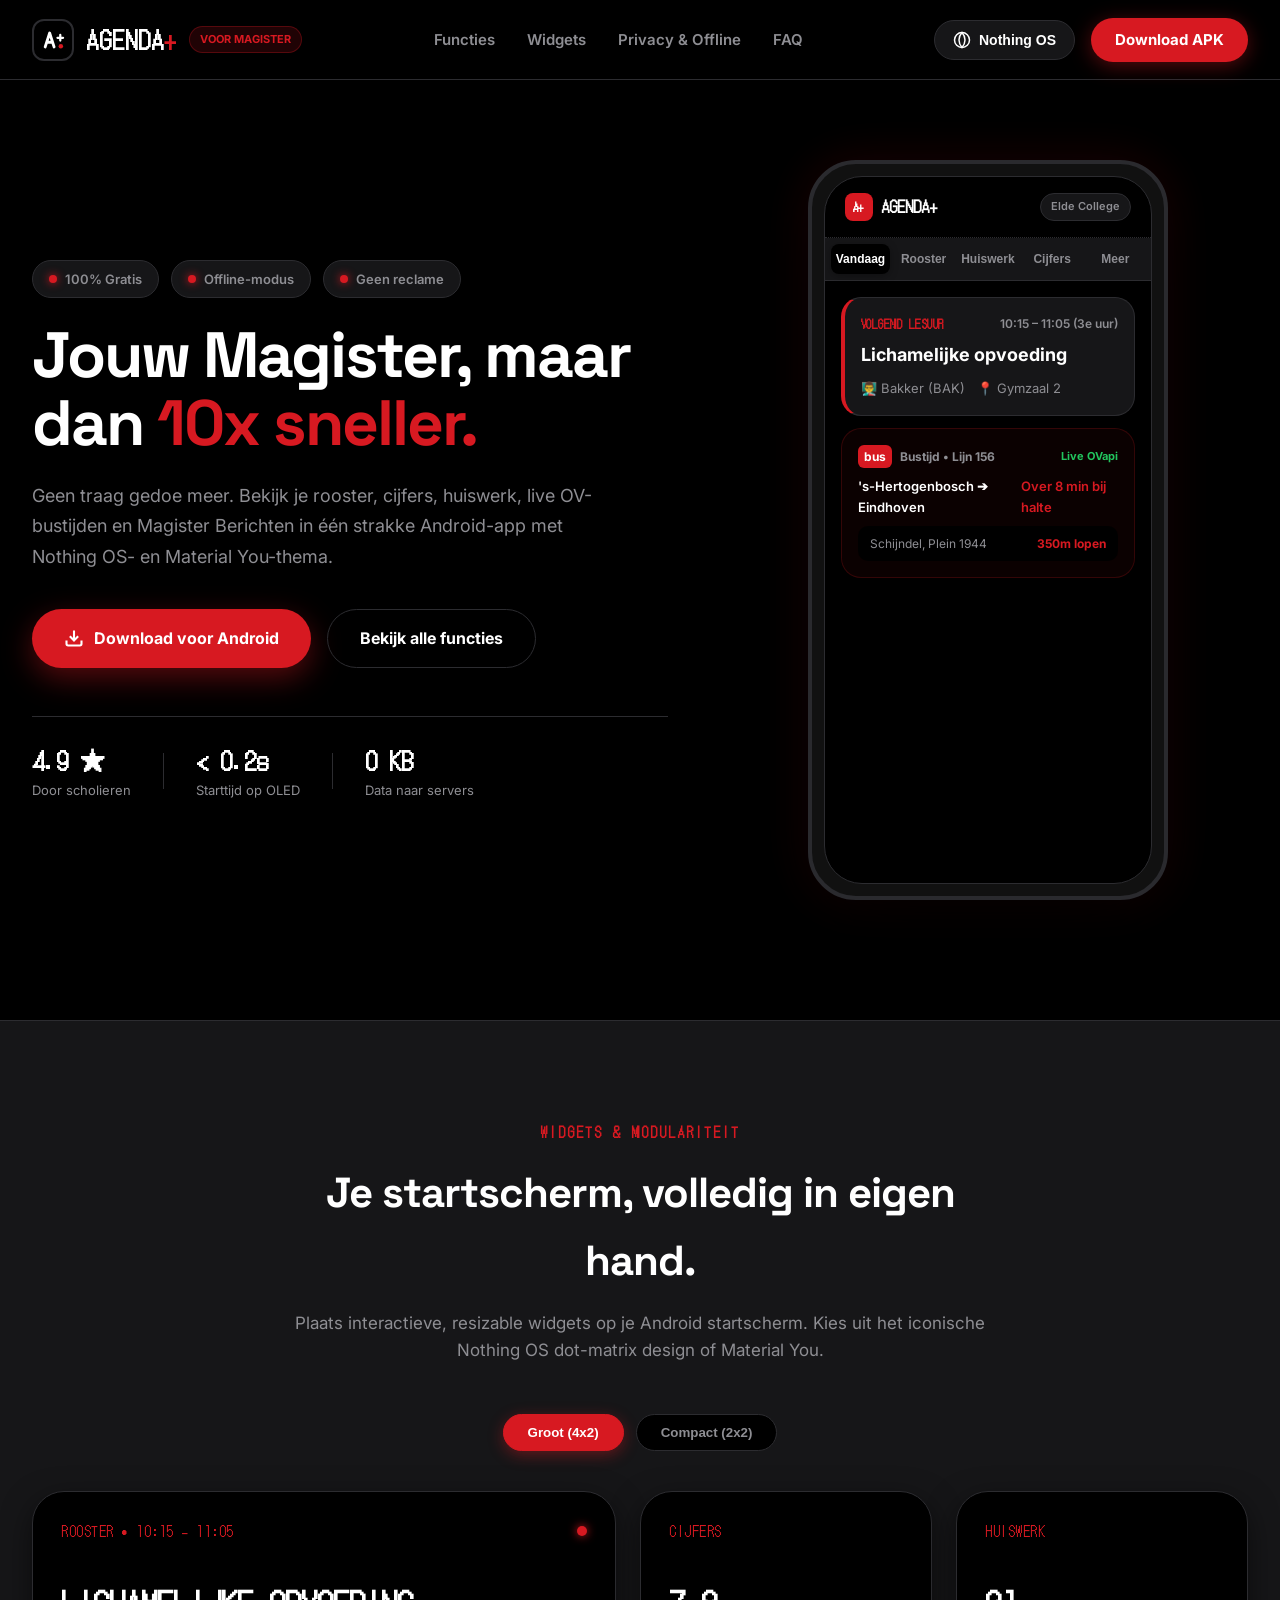
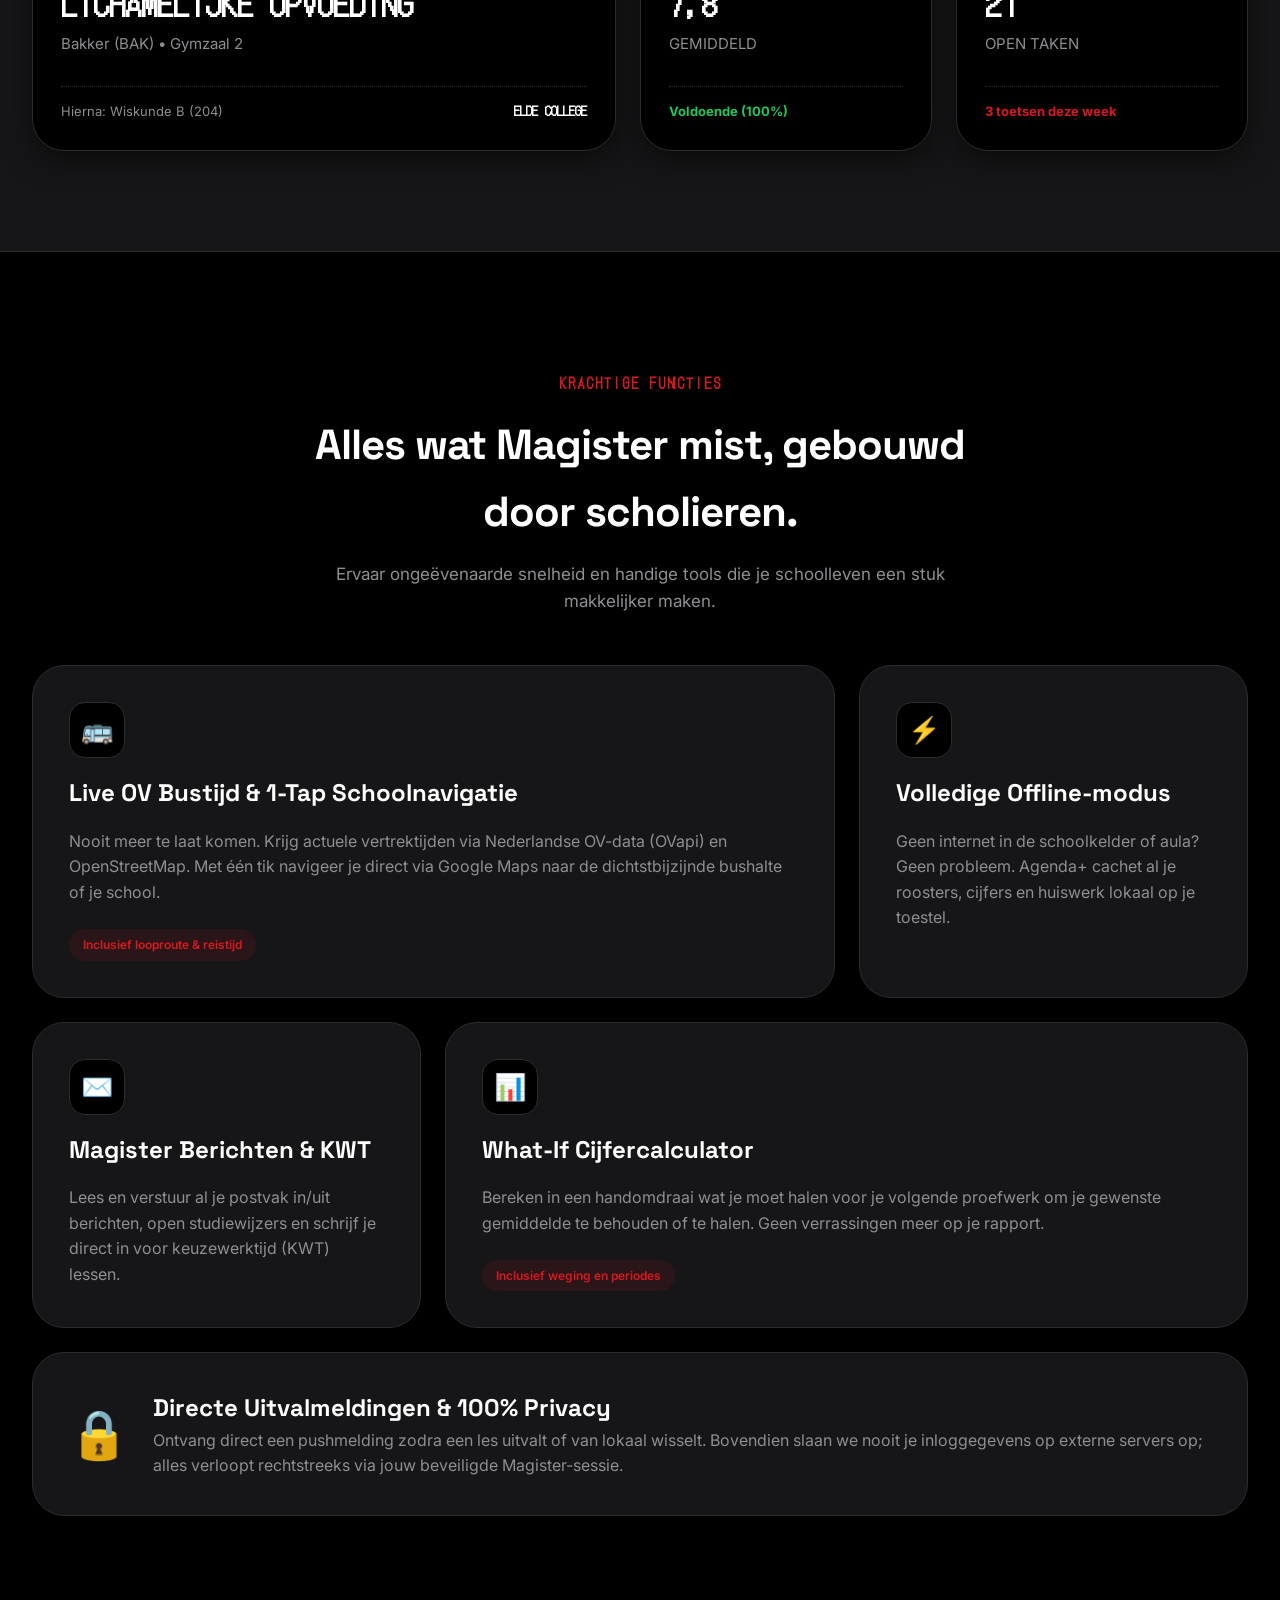
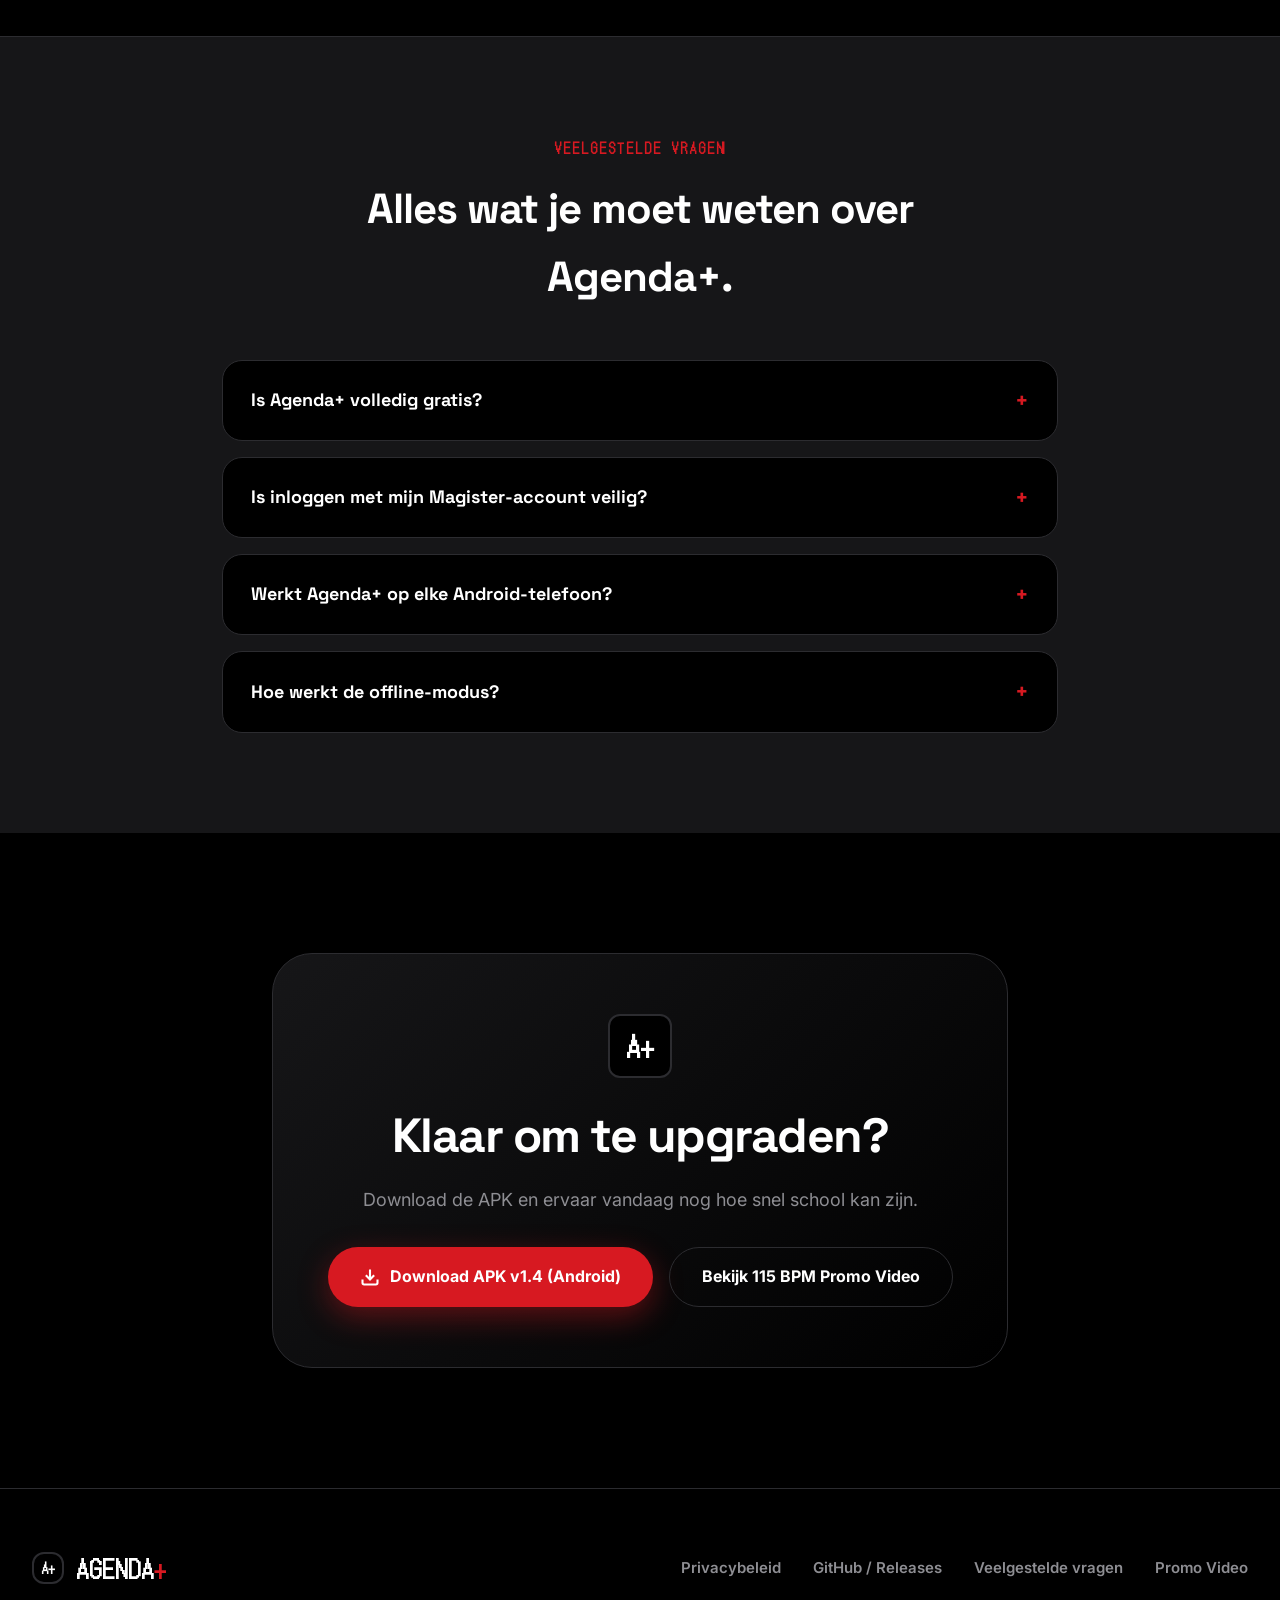
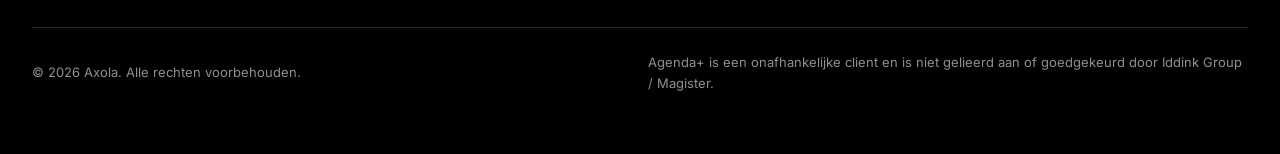
<file: website/index.html>
<!DOCTYPE html>
<html lang="nl">
<head>
  <meta charset="UTF-8" />
  <meta name="viewport" content="width=device-width, initial-scale=1.0" />
  <title>Agenda+ • Jouw Magister, maar dan 10x sneller (Android)</title>
  <link rel="stylesheet" href="styles.css" />
  <link rel="preconnect" href="https://fonts.googleapis.com">
  <link rel="preconnect" href="https://fonts.gstatic.com" crossorigin>
  <link href="https://fonts.googleapis.com/css2?family=DotGothic16&family=Inter:wght@400;500;600;700;800&family=Space+Grotesk:wght@500;700;900&family=Space+Mono:wght@400;700&display=swap" rel="stylesheet">
</head>
<body class="nothing-theme">

  <!-- ==========================================================================
       STICKY NAVBAR
       ========================================================================== -->
  <header class="navbar">
    <div class="nav-container">
      <div class="nav-brand">
        <div class="brand-logo-sq">
          <svg viewBox="0 0 100 100" width="28" height="28">
            <path d="M 22,75 L 38,25 L 54,75 M 28,58 L 48,58" fill="none" stroke="#fff" stroke-width="10" stroke-linecap="round" stroke-linejoin="round"/>
            <path d="M 66,42 L 86,42 M 76,32 L 76,52" fill="none" stroke="#fff" stroke-width="8" stroke-linecap="round"/>
            <circle cx="78" cy="72" r="8" fill="#d71921"/>
          </svg>
        </div>
        <span class="brand-title">AGENDA<span class="red-dot">+</span></span>
        <span class="brand-badge">VOOR MAGISTER</span>
      </div>

      <nav class="nav-links">
        <a href="#functies">Functies</a>
        <a href="#widgets">Widgets</a>
        <a href="#offline">Privacy & Offline</a>
        <a href="#faq">FAQ</a>
      </nav>

      <div class="nav-actions">
        <!-- Theme Switcher Button -->
        <button class="theme-switcher-btn" id="theme-switch-btn" title="Schakel tussen Nothing OS en Material You">
          <svg width="18" height="18" viewBox="0 0 24 24" fill="none" stroke="currentColor" stroke-width="2">
            <circle cx="12" cy="12" r="10"></circle>
            <path d="M12 2a15.3 15.3 0 0 1 4 10 15.3 15.3 0 0 1-4 10 15.3 15.3 0 0 1-4-10 15.3 15.3 0 0 1 4-10z"></path>
          </svg>
          <span id="theme-btn-label">Nothing OS</span>
        </button>

        <a href="#download" class="cta-primary-btn">Download APK</a>
      </div>
    </div>
  </header>

  <!-- ==========================================================================
       HERO SECTION (Split Layout)
       ========================================================================== -->
  <section class="hero-section">
    <div class="hero-container">
      <!-- Left Content -->
      <div class="hero-content">
        <div class="hero-pills-row">
          <div class="status-pill"><span class="pill-dot"></span> 100% Gratis</div>
          <div class="status-pill"><span class="pill-dot"></span> Offline-modus</div>
          <div class="status-pill"><span class="pill-dot"></span> Geen reclame</div>
        </div>

        <h1 class="hero-title">Jouw Magister, maar dan <span class="highlight-red">10x sneller.</span></h1>
        
        <p class="hero-subtitle">
          Geen traag gedoe meer. Bekijk je rooster, cijfers, huiswerk, live OV-bustijden en Magister Berichten in één strakke Android-app met Nothing OS- en Material You-thema.
        </p>

        <div class="hero-cta-group">
          <a href="#download" class="btn-main red-btn">
            <svg width="20" height="20" viewBox="0 0 24 24" fill="none" stroke="currentColor" stroke-width="2.5"><path d="M21 15v4a2 2 0 0 1-2 2H5a2 2 0 0 1-2-2v-4"/><polyline points="7 10 12 15 17 10"/><line x1="12" y1="15" x2="12" y2="3"/></svg>
            Download voor Android
          </a>
          <a href="#functies" class="btn-main outline-btn">Bekijk alle functies</a>
        </div>

        <div class="hero-stats-row">
          <div class="stat-item">
            <div class="stat-num">4.9 ★</div>
            <div class="stat-desc">Door scholieren</div>
          </div>
          <div class="stat-divider"></div>
          <div class="stat-item">
            <div class="stat-num">&lt; 0.2s</div>
            <div class="stat-desc">Starttijd op OLED</div>
          </div>
          <div class="stat-divider"></div>
          <div class="stat-item">
            <div class="stat-num">0 KB</div>
            <div class="stat-desc">Data naar servers</div>
          </div>
        </div>
      </div>

      <!-- Right Content: Interactive 3D Phone Mockup -->
      <div class="hero-mockup-wrapper">
        <div class="phone-frame">
          <div class="phone-screen">
            <!-- App Header -->
            <div class="app-topbar">
              <div class="app-brand">
                <div class="app-logo-mini">A+</div>
                <span>AGENDA+</span>
              </div>
              <div class="app-school-tag">Elde College</div>
            </div>

            <!-- Interactive Tab Navigation inside Phone -->
            <div class="phone-tabs-bar">
              <button class="phone-tab-btn active" data-tab="vandaag">Vandaag</button>
              <button class="phone-tab-btn" data-tab="rooster">Rooster</button>
              <button class="phone-tab-btn" data-tab="huiswerk">Huiswerk</button>
              <button class="phone-tab-btn" data-tab="cijfers">Cijfers</button>
              <button class="phone-tab-btn" data-tab="meer">Meer</button>
            </div>

            <!-- Tab Content Panes -->
            <div class="phone-tab-content">
              <!-- Vandaag Pane -->
              <div class="pane-content active" id="pane-vandaag">
                <div class="app-card highlight-card">
                  <div class="card-header-row">
                    <span class="tag-red">VOLGEND LESUUR</span>
                    <span class="card-time">10:15 – 11:05 (3e uur)</span>
                  </div>
                  <h3>Lichamelijke opvoeding</h3>
                  <div class="card-meta">
                    <span>👨‍🏫 Bakker (BAK)</span>
                    <span>📍 Gymzaal 2</span>
                  </div>
                </div>

                <div class="app-card bus-widget-card">
                  <div class="card-header-row">
                    <div style="display: flex; align-items: center; gap: 8px;">
                      <div class="bus-icon-dot">bus</div>
                      <strong>Bustijd • Lijn 156</strong>
                    </div>
                    <span class="status-live">Live OVapi</span>
                  </div>
                  <div class="bus-route-preview">
                    <span>'s-Hertogenbosch ➔ Eindhoven</span>
                    <span class="red-text">Over 8 min bij halte</span>
                  </div>
                  <div class="bus-stop-row">
                    <span>Schijndel, Plein 1944</span>
                    <span class="distance-badge">350m lopen</span>
                  </div>
                </div>
              </div>

              <!-- Rooster Pane -->
              <div class="pane-content" id="pane-rooster">
                <div class="app-card">
                  <div class="card-header-row">
                    <span class="tag-red">1e Uur • 08:30</span>
                    <span>A102</span>
                  </div>
                  <h3>Nederlands</h3>
                  <p class="meta-sub">Jansen (JAN) • Normaal</p>
                </div>
                <div class="app-card canceled-card">
                  <div class="card-header-row">
                    <span class="tag-canceled">2e Uur • 09:20</span>
                    <span>B204</span>
                  </div>
                  <h3 style="text-decoration: line-through;">Wiskunde B</h3>
                  <p class="meta-sub red-text">UITVAL • Notificatie verzonden</p>
                </div>
                <div class="app-card">
                  <div class="card-header-row">
                    <span class="tag-red">KWT • 12:30</span>
                    <span>Mediatheek</span>
                  </div>
                  <h3>Keuzeles Wiskunde</h3>
                  <p class="meta-sub">Ingeeschreven • Steunles</p>
                </div>
              </div>

              <!-- Huiswerk Pane -->
              <div class="pane-content" id="pane-huiswerk">
                <div class="app-card">
                  <div class="card-header-row">
                    <span class="tag-red">Morgen inleveren</span>
                    <span>Engels</span>
                  </div>
                  <h3>Unit 4 Vocabulaire & Grammatica</h3>
                  <p class="meta-sub">Pagina 44 t/m 48 oefenen</p>
                </div>
                <div class="app-card">
                  <div class="card-header-row">
                    <span class="tag-red">Donderdag</span>
                    <span>Natuurkunde</span>
                  </div>
                  <h3>Verslag krachten & vectoren</h3>
                  <p class="meta-sub">Inleveren via ELO bijlage</p>
                </div>
              </div>

              <!-- Cijfers Pane -->
              <div class="pane-content" id="pane-cijfers">
                <div class="app-card grade-hero-card">
                  <div class="grade-big-circle">
                    <span class="grade-num">7,8</span>
                    <span class="grade-label">Gemiddeld</span>
                  </div>
                  <div class="grade-summary-text">
                    <strong>100% Voldoende</strong>
                    <p>Laatste cijfer: 8.2 (Wiskunde B)</p>
                  </div>
                </div>
                <div class="app-card whatif-preview">
                  <h4>What-If Simulator</h4>
                  <p>Wat als ik een 6,5 haal voor mijn volgende toets?</p>
                  <div class="simulator-result">Nieuw gemiddelde: <strong>7,6</strong></div>
                </div>
              </div>

              <!-- Meer Pane -->
              <div class="pane-content" id="pane-meer">
                <div class="meer-menu-item">
                  <span class="meer-icon">✉️</span>
                  <div>
                    <strong>Magister Berichten</strong>
                    <p>3 ongelezen berichten</p>
                  </div>
                </div>
                <div class="meer-menu-item">
                  <span class="meer-icon">📚</span>
                  <div>
                    <strong>Studiewijzers & Bronnen</strong>
                    <p>Quizlet, StudyGo & Examenblad</p>
                  </div>
                </div>
                <div class="meer-menu-item">
                  <span class="meer-icon">⚙️</span>
                  <div>
                    <strong>App-instellingen & Thema</strong>
                    <p>Nothing OS • Material You • Schaal</p>
                  </div>
                </div>
              </div>

            </div>
          </div>
        </div>
      </div>
    </div>
  </section>

  <!-- ==========================================================================
       INTERACTIVE HOME SCREEN WIDGETS SHOWCASE
       ========================================================================== -->
  <section class="widgets-section" id="widgets">
    <div class="section-container">
      <div class="section-header">
        <span class="section-tag">WIDGETS & MODULARITEIT</span>
        <h2>Je startscherm, volledig in eigen hand.</h2>
        <p>Plaats interactieve, resizable widgets op je Android startscherm. Kies uit het iconische Nothing OS dot-matrix design of Material You.</p>
      </div>

      <!-- Widget Interactive Toggle Controls -->
      <div class="widget-controls">
        <button class="widget-ctrl-btn active" data-widget-size="large">Groot (4x2)</button>
        <button class="widget-ctrl-btn" data-widget-size="compact">Compact (2x2)</button>
      </div>

      <!-- Widget Showcase Grid -->
      <div class="widgets-grid" id="widgets-grid-view">
        <!-- Widget 1 -->
        <div class="widget-box size-large" id="wid-1">
          <div class="widget-top">
            <span class="wid-title">ROOSTER • 10:15 - 11:05</span>
            <span class="wid-dot"></span>
          </div>
          <div class="wid-body">
            <div class="wid-big-text">LICHAMELIJKE OPVOEDING</div>
            <div class="wid-sub">Bakker (BAK) • Gymzaal 2</div>
          </div>
          <div class="wid-footer">
            <span>Hierna: Wiskunde B (204)</span>
            <span class="wid-brand">ELDE COLLEGE</span>
          </div>
        </div>

        <!-- Widget 2 -->
        <div class="widget-box size-compact" id="wid-2">
          <div class="widget-top">
            <span class="wid-title">CIJFERS</span>
          </div>
          <div class="wid-body">
            <div class="wid-big-text">7,8</div>
            <div class="wid-sub">GEMIDDELD</div>
          </div>
          <div class="wid-footer text-green">Voldoende (100%)</div>
        </div>

        <!-- Widget 3 -->
        <div class="widget-box size-compact" id="wid-3">
          <div class="widget-top">
            <span class="wid-title">HUISWERK</span>
          </div>
          <div class="wid-body">
            <div class="wid-big-text">21</div>
            <div class="wid-sub">OPEN TAKEN</div>
          </div>
          <div class="wid-footer text-red">3 toetsen deze week</div>
        </div>
      </div>
    </div>
  </section>

  <!-- ==========================================================================
       BENTO-GRID FEATURES SECTION
       ========================================================================== -->
  <section class="features-section" id="functies">
    <div class="section-container">
      <div class="section-header">
        <span class="section-tag">KRACHTIGE FUNCTIES</span>
        <h2>Alles wat Magister mist, gebouwd door scholieren.</h2>
        <p>Ervaar ongeëvenaarde snelheid en handige tools die je schoolleven een stuk makkelijker maken.</p>
      </div>

      <div class="bento-grid">
        <!-- Bento 1: OV Bustijd -->
        <div class="bento-card bento-lg">
          <div class="bento-icon-wrap">🚌</div>
          <h3>Live OV Bustijd & 1-Tap Schoolnavigatie</h3>
          <p>Nooit meer te laat komen. Krijg actuele vertrektijden via Nederlandse OV-data (OVapi) en OpenStreetMap. Met één tik navigeer je direct via Google Maps naar de dichtstbijzijnde bushalte of je school.</p>
          <div class="bento-mini-pill">Inclusief looproute & reistijd</div>
        </div>

        <!-- Bento 2: Offline Cache -->
        <div class="bento-card bento-sm">
          <div class="bento-icon-wrap">⚡</div>
          <h3>Volledige Offline-modus</h3>
          <p>Geen internet in de schoolkelder of aula? Geen probleem. Agenda+ cachet al je roosters, cijfers en huiswerk lokaal op je toestel.</p>
        </div>

        <!-- Bento 3: Magister Berichten -->
        <div class="bento-card bento-sm">
          <div class="bento-icon-wrap">✉️</div>
          <h3>Magister Berichten & KWT</h3>
          <p>Lees en verstuur al je postvak in/uit berichten, open studiewijzers en schrijf je direct in voor keuzewerktijd (KWT) lessen.</p>
        </div>

        <!-- Bento 4: What-If Cijfercalculator -->
        <div class="bento-card bento-lg">
          <div class="bento-icon-wrap">📊</div>
          <h3>What-If Cijfercalculator</h3>
          <p>Bereken in een handomdraai wat je moet halen voor je volgende proefwerk om je gewenste gemiddelde te behouden of te halen. Geen verrassingen meer op je rapport.</p>
          <div class="bento-mini-pill">Inclusief weging en periodes</div>
        </div>

        <!-- Bento 5: Uitvalmeldingen & Privacy -->
        <div class="bento-card bento-full">
          <div style="display: flex; gap: 24px; align-items: center; flex-wrap: wrap;">
            <div style="font-size: 48px;">🔒</div>
            <div style="flex: 1;">
              <h3>Directe Uitvalmeldingen & 100% Privacy</h3>
              <p>Ontvang direct een pushmelding zodra een les uitvalt of van lokaal wisselt. Bovendien slaan we nooit je inloggegevens op externe servers op; alles verloopt rechtstreeks via jouw beveiligde Magister-sessie.</p>
            </div>
          </div>
        </div>
      </div>
    </div>
  </section>

  <!-- ==========================================================================
       FAQ SECTION (Uitklapbaar Accordeon)
       ========================================================================== -->
  <section class="faq-section" id="faq">
    <div class="section-container" style="max-width: 900px;">
      <div class="section-header">
        <span class="section-tag">VEELGESTELDE VRAGEN</span>
        <h2>Alles wat je moet weten over Agenda+.</h2>
      </div>

      <div class="faq-accordion">
        <details class="faq-item">
          <summary class="faq-question">Is Agenda+ volledig gratis?</summary>
          <div class="faq-answer">
            <p>Ja! Agenda+ is en blijft 100% gratis voor alle scholieren. Er zijn geen verborgen kosten, geen betaalde abonnementsvormen en geen vervelende reclames.</p>
          </div>
        </details>

        <details class="faq-item">
          <summary class="faq-question">Is inloggen met mijn Magister-account veilig?</summary>
          <div class="faq-answer">
            <p>Absoluut. Agenda+ maakt rechtstreeks verbinding met de officiële beveiligde Magister-API van jouw school via OAuth2 PKCE. Je inloggegevens worden nooit opgeslagen op externe servers; alles blijft strikt lokaal op jouw eigen telefoon.</p>
          </div>
        </details>

        <details class="faq-item">
          <summary class="faq-question">Werkt Agenda+ op elke Android-telefoon?</summary>
          <div class="faq-answer">
            <p>Agenda+ is geoptimaliseerd voor Android (vanaf Android 8.0 en hoger). Je kunt bovendien kiezen of je wilt genieten van het minimalistische Nothing OS-thema of het warme Material You-thema.</p>
          </div>
        </details>

        <details class="faq-item">
          <summary class="faq-question">Hoe werkt de offline-modus?</summary>
          <div class="faq-answer">
            <p>Zodra je online bent, slaat de app al je roosters, cijfers en huiswerk veilig en versleuteld op in de lokale database. Mocht je op school geen ontvangst hebben, dan kun je al je gegevens gewoon blijven inzien.</p>
          </div>
        </details>
      </div>
    </div>
  </section>

  <!-- ==========================================================================
       DOWNLOAD CTA SECTION
       ========================================================================== -->
  <section class="download-section" id="download">
    <div class="section-container" style="text-align: center; max-width: 800px;">
      <div class="download-card">
        <div class="brand-logo-sq" style="margin: 0 auto 20px auto; width: 64px; height: 64px; font-size: 28px;">A+</div>
        <h2>Klaar om te upgraden?</h2>
        <p>Download de APK en ervaar vandaag nog hoe snel school kan zijn.</p>
        <div style="margin-top: 32px; display: flex; gap: 16px; justify-content: center; flex-wrap: wrap;">
          <a href="#" class="btn-main red-btn" onclick="alert('APK download gestart! Installeer het APK-bestand op je Android-toestel.'); return false;">
            <svg width="20" height="20" viewBox="0 0 24 24" fill="none" stroke="currentColor" stroke-width="2.5"><path d="M21 15v4a2 2 0 0 1-2 2H5a2 2 0 0 1-2-2v-4"/><polyline points="7 10 12 15 17 10"/><line x1="12" y1="15" x2="12" y2="3"/></svg>
            Download APK v1.4 (Android)
          </a>
          <a href="/promo-video/index.html" target="_blank" class="btn-main outline-btn">Bekijk 115 BPM Promo Video</a>
        </div>
      </div>
    </div>
  </section>

  <!-- ==========================================================================
       FOOTER
       ========================================================================== -->
  <footer class="footer">
    <div class="footer-container">
      <div class="footer-top">
        <div class="footer-brand">
          <div class="brand-logo-sq" style="width: 32px; height: 32px; font-size: 14px;">A+</div>
          <span class="brand-title">AGENDA<span class="red-dot">+</span></span>
        </div>
        <div class="footer-links">
          <a href="#" id="privacy-link">Privacybeleid</a>
          <a href="https://github.com" target="_blank">GitHub / Releases</a>
          <a href="#faq">Veelgestelde vragen</a>
          <a href="/promo-video/index.html" target="_blank">Promo Video</a>
        </div>
      </div>

      <div class="footer-bottom">
        <p>© 2026 Axola. Alle rechten voorbehouden.</p>
        <p class="footer-disclaimer">Agenda+ is een onafhankelijke client en is niet gelieerd aan of goedgekeurd door Iddink Group / Magister.</p>
      </div>
    </div>
  </footer>

  <!-- ==========================================================================
       PRIVACY MODAL
       ========================================================================== -->
  <div class="modal-overlay" id="privacy-modal">
    <div class="modal-card">
      <h3>Privacybeleid & Gegevensverwerking</h3>
      <p>Bij Agenda+ staat jouw privacy op de allereerste plaats:</p>
      <ul>
        <li><strong>Geen externe servers:</strong> Al je Magister-inloggegevens worden uitsluitend lokaal op je eigen Android-toestel gebruikt om te communiceren met de officiële Magister-API van jouw school.</li>
        <li><strong>Lokale opslag:</strong> Roosters, cijfers en huiswerk worden gecachet in een beveiligde lokale database (Room) zodat de app offline werkt.</li>
        <li><strong>Geen trackers:</strong> Er worden geen persoonlijke gegevens, analytics of advertentie-identifiers verzonden naar derden.</li>
      </ul>
      <button class="btn-main red-btn" id="close-modal-btn" style="margin-top: 24px; width: 100%;">Begrepen</button>
    </div>
  </div>

  <script src="script.js"></script>
</body>
</html>
</file>
<file: promo-video-v012/style.css>
/* ==========================================================================
   AGENDA+ v0.1.2-PRE-ALPHA MOTION GRAPHICS PROMO (140 BPM)
   Material Design 3 (M3) Expressive Design System
   ========================================================================== */

:root {
  /* Surface & Container Tokens (Dark Tonal) */
  --md-sys-color-surface: #0E1117;
  --md-sys-color-surface-dim: #090B0F;
  --md-sys-color-surface-bright: #1C212D;
  --md-sys-color-surface-container: #161A24;
  --md-sys-color-surface-container-high: #1E2433;
  --md-sys-color-surface-container-highest: #283044;
  --md-sys-color-outline: #3B4358;
  --md-sys-color-outline-variant: #252D3E;

  /* Expressive Accent Tokens */
  --md-sys-color-primary: #A8C7FA;            /* Electric Periwinkle */
  --md-sys-color-on-primary: #00315B;
  --md-sys-color-primary-container: #004A77;
  --md-sys-color-on-primary-container: #D1E4FF;

  --md-sys-color-mint: #6DD58C;               /* Mint / Teal */
  --md-sys-color-on-mint: #003919;
  --md-sys-color-mint-container: #005227;

  --md-sys-color-coral: #FFB4AB;              /* Warm Coral / Peach */
  --md-sys-color-on-coral: #690005;
  --md-sys-color-coral-container: #93000A;

  --md-sys-color-lavender: #D0BCFF;           /* Soft Lavender */
  --md-sys-color-on-lavender: #381E72;
  --md-sys-color-lavender-container: #4F378B;

  --md-sys-color-gold: #FEE57E;               /* Energetic Gold / Butter */
  --md-sys-color-on-gold: #3D3000;
  --md-sys-color-gold-container: #574500;

  /* Typography */
  --font-display: 'Plus Jakarta Sans', -apple-system, BlinkMacSystemFont, 'Segoe UI', Roboto, sans-serif;
  --font-mono: 'JetBrains Mono', monospace;

  /* Easing Curves */
  --ease-m3-emphasized-decel: cubic-bezier(0.05, 0.7, 0.1, 1.0);
  --ease-m3-spring-overshoot: cubic-bezier(0.34, 1.56, 0.64, 1.0);
  --ease-m3-spring-snappy: cubic-bezier(0.175, 0.885, 0.32, 1.275);
  --ease-m3-standard: cubic-bezier(0.2, 0.0, 0, 1.0);

  /* Timeline & Stage Defaults */
  --stage-scale: 1;
}

*, *::before, *::after {
  box-sizing: border-box;
  margin: 0;
  padding: 0;
  -webkit-font-smoothing: antialiased;
  -moz-osx-font-smoothing: grayscale;
}

html, body {
  width: 100vw;
  height: 100vh;
  overflow: hidden;
  background-color: #06080B;
  font-family: var(--font-display);
  color: #F0F4F9;
  user-select: none;
}

/* ==========================================================================
   APP WRAPPER & STAGE SIZING
   ========================================================================== */

#app {
  position: relative;
  width: 100vw;
  height: 100vh;
  display: flex;
  flex-direction: column;
  justify-content: center;
  align-items: center;
  overflow: hidden;
}

#stage-wrapper {
  position: relative;
  display: flex;
  justify-content: center;
  align-items: center;
  width: 100%;
  height: 100%;
  overflow: hidden;
}

/* Base Stage (Fixed Logical Resolution) */
#stage {
  position: absolute;
  overflow: hidden;
  background-color: var(--md-sys-color-surface);
  transform-origin: center center;
  box-shadow: 0 30px 90px rgba(0, 0, 0, 0.8), 0 0 0 1px var(--md-sys-color-outline-variant);
  border-radius: 40px;
  will-change: transform;
}

/* 9:16 Vertical (1080 x 1920) */
#stage.stage-9-16 {
  width: 1080px;
  height: 1920px;
}

/* 16:9 Landscape (1920 x 1080) */
#stage.stage-16-9 {
  width: 1920px;
  height: 1080px;
}

/* ==========================================================================
   BACKGROUND AMBIENT MESH & PARTICLES CANVAS
   ========================================================================== */

.ambient-mesh {
  position: absolute;
  inset: 0;
  pointer-events: none;
  z-index: 1;
  overflow: hidden;
}

.mesh-orb {
  position: absolute;
  border-radius: 50%;
  filter: blur(120px);
  opacity: 0.28;
  mix-blend-mode: screen;
  will-change: transform;
}

.orb-1 {
  width: 900px;
  height: 900px;
  top: -200px;
  left: -200px;
  background: radial-gradient(circle, var(--md-sys-color-primary) 0%, transparent 70%);
  animation: orbDrift1 12s ease-in-out infinite alternate;
}

.orb-2 {
  width: 800px;
  height: 800px;
  bottom: -150px;
  right: -150px;
  background: radial-gradient(circle, var(--md-sys-color-mint) 0%, transparent 70%);
  animation: orbDrift2 14s ease-in-out infinite alternate;
}

.orb-3 {
  width: 650px;
  height: 650px;
  top: 45%;
  left: 35%;
  background: radial-gradient(circle, var(--md-sys-color-coral) 0%, transparent 70%);
  animation: orbDrift3 10s ease-in-out infinite alternate;
  opacity: 0.18;
}

@keyframes orbDrift1 {
  0% { transform: translate(0, 0) scale(1); }
  100% { transform: translate(120px, 140px) scale(1.15); }
}

@keyframes orbDrift2 {
  0% { transform: translate(0, 0) scale(1); }
  100% { transform: translate(-100px, -120px) scale(1.1); }
}

@keyframes orbDrift3 {
  0% { transform: translate(0, 0) scale(0.9); }
  100% { transform: translate(80px, -80px) scale(1.2); }
}

.m3-grid-overlay {
  position: absolute;
  inset: 0;
  background-image: 
    linear-gradient(to right, rgba(255, 255, 255, 0.03) 1px, transparent 1px),
    linear-gradient(to bottom, rgba(255, 255, 255, 0.03) 1px, transparent 1px);
  background-size: 80px 80px;
  mask-image: radial-gradient(circle at 50% 50%, black 40%, transparent 85%);
}

#particle-canvas {
  position: absolute;
  inset: 0;
  width: 100%;
  height: 100%;
  pointer-events: none;
  z-index: 15;
}

/* ==========================================================================
   STAGE HEADER WATERMARK
   ========================================================================== */

.stage-header {
  position: absolute;
  top: 60px;
  left: 60px;
  right: 60px;
  display: flex;
  justify-content: space-between;
  align-items: center;
  z-index: 20;
}

.brand-chip {
  display: inline-flex;
  align-items: center;
  gap: 16px;
  background: rgba(22, 26, 36, 0.7);
  backdrop-filter: blur(20px);
  border: 1px solid var(--md-sys-color-outline-variant);
  padding: 12px 24px 12px 14px;
  border-radius: 999px;
  box-shadow: 0 8px 24px rgba(0, 0, 0, 0.35);
}

.brand-icon {
  width: 36px;
  height: 36px;
  border-radius: 10px;
}

.brand-text {
  font-size: 24px;
  font-weight: 800;
  letter-spacing: -0.02em;
  color: #FFFFFF;
}

.brand-tag {
  font-size: 13px;
  font-weight: 800;
  letter-spacing: 0.1em;
  padding: 4px 10px;
  border-radius: 6px;
  background: var(--md-sys-color-primary-container);
  color: var(--md-sys-color-primary);
  font-family: var(--font-mono);
}


/* ==========================================================================
   SCENE WRAPPERS & TRANSITIONS
   ========================================================================== */

.scene {
  position: absolute;
  inset: 0;
  display: flex;
  justify-content: center;
  align-items: center;
  opacity: 0;
  visibility: hidden;
  transform: scale(0.95);
  transition: opacity 0.25s var(--ease-m3-standard), transform 0.35s var(--ease-m3-spring-overshoot), visibility 0.25s;
  z-index: 10;
  pointer-events: none;
}

.scene.active {
  opacity: 1;
  visibility: visible;
  transform: scale(1);
  pointer-events: auto;
}

.scene-inner {
  position: relative;
  width: 100%;
  height: 100%;
  display: flex;
  flex-direction: column;
  justify-content: center;
  align-items: center;
  padding: 80px 60px;
}

/* ==========================================================================
   SCENE 1: THE HOOK (Bars 1–2 / Beats 1–8)
   ========================================================================== */

.hook-layout {
  gap: 40px;
}

.hook-badge {
  display: inline-flex;
  align-items: center;
  gap: 14px;
  background: var(--md-sys-color-surface-container-high);
  border: 1px solid var(--md-sys-color-outline);
  padding: 16px 36px;
  border-radius: 999px;
  font-size: 22px;
  font-weight: 800;
  letter-spacing: 0.08em;
  color: var(--md-sys-color-primary);
  font-family: var(--font-mono);
  box-shadow: 0 10px 30px rgba(0, 0, 0, 0.4);
  transform: translateY(20px);
  opacity: 0;
  transition: transform 0.3s var(--ease-m3-spring-overshoot), opacity 0.25s;
}

.hook-badge.show {
  transform: translateY(0);
  opacity: 1;
}

.hook-badge .pill-icon {
  width: 28px;
  height: 28px;
  color: var(--md-sys-color-mint);
}

.kinetic-words-stack {
  display: flex;
  flex-direction: column;
  align-items: center;
  justify-content: center;
  line-height: 0.95;
  text-align: center;
  margin: 30px 0;
}

.kinetic-word {
  font-size: 165px;
  font-weight: 900;
  letter-spacing: -0.05em;
  text-transform: uppercase;
  color: #FFFFFF;
  opacity: 0;
  transform: scale(0.6) translateY(50px);
  transform-origin: center center;
  transition: transform 0.3s var(--ease-m3-spring-overshoot), opacity 0.15s ease-out;
  text-shadow: 0 15px 40px rgba(0, 0, 0, 0.7);
}

.kinetic-word.slam {
  opacity: 1;
  transform: scale(1) translateY(0);
}

.word-its {
  color: #E2E8F0;
}

.word-finally {
  color: var(--md-sys-color-primary);
}

.word-here {
  font-size: 190px;
}

.gradient-text {
  background: linear-gradient(135deg, #FFFFFF 0%, var(--md-sys-color-coral) 50%, var(--md-sys-color-lavender) 100%);
  -webkit-background-clip: text;
  -webkit-text-fill-color: transparent;
}

/* Expanding Ripple Rings */
.m3-ripple-ring {
  position: absolute;
  top: 50%;
  left: 50%;
  transform: translate(-50%, -50%) scale(0.2);
  border-radius: 50%;
  border: 2px solid var(--md-sys-color-primary);
  opacity: 0;
  pointer-events: none;
  z-index: -1;
}

.m3-ripple-ring.ring-1 {
  width: 800px;
  height: 800px;
}

.m3-ripple-ring.ring-2 {
  width: 1200px;
  height: 1200px;
  border-color: var(--md-sys-color-mint);
}

.m3-ripple-ring.pulse {
  animation: rippleExpand 1.2s var(--ease-m3-emphasized-decel) forwards;
}

@keyframes rippleExpand {
  0% { transform: translate(-50%, -50%) scale(0.2); opacity: 0.8; }
  100% { transform: translate(-50%, -50%) scale(1.3); opacity: 0; }
}

.hook-sub-chip {
  display: inline-flex;
  align-items: center;
  gap: 12px;
  background: var(--md-sys-color-surface-container);
  border: 1px solid var(--md-sys-color-outline-variant);
  padding: 14px 28px;
  border-radius: 16px;
  font-size: 20px;
  font-weight: 700;
  color: #94A3B8;
  font-family: var(--font-mono);
  opacity: 0;
  transform: translateY(20px);
  transition: all 0.3s var(--ease-m3-standard);
}

.hook-sub-chip.show {
  opacity: 1;
  transform: translateY(0);
}

.sub-icon {
  width: 24px;
  height: 24px;
  color: var(--md-sys-color-gold);
}

/* ==========================================================================
   SCENE 2: VERSION DROP (Bars 3–4 / Beats 9–16)
   ========================================================================== */

.drop-layout {
  gap: 50px;
}

.m3-burst-container {
  position: relative;
  display: flex;
  justify-content: center;
  align-items: center;
}

.m3-burst-badge {
  position: relative;
  width: 180px;
  height: 180px;
  display: flex;
  justify-content: center;
  align-items: center;
  transform: rotate(0deg) scale(0.8);
  transition: transform 0.4s var(--ease-m3-spring-overshoot);
}

.m3-burst-badge.active-spin {
  transform: rotate(180deg) scale(1);
}

.burst-icon {
  width: 100%;
  height: 100%;
  filter: drop-shadow(0 10px 25px rgba(168, 199, 250, 0.4));
}

.burst-inner-tag {
  position: absolute;
  font-family: var(--font-mono);
  font-size: 16px;
  font-weight: 800;
  letter-spacing: 0.08em;
  color: #FFFFFF;
  text-align: center;
  line-height: 1.1;
  width: 100px;
}

.version-hero-card {
  position: relative;
  width: 880px;
  background: var(--md-sys-color-surface-container);
  border: 1px solid var(--md-sys-color-outline);
  border-radius: 36px;
  padding: 60px 50px;
  display: flex;
  flex-direction: column;
  align-items: center;
  text-align: center;
  box-shadow: 0 35px 80px rgba(0, 0, 0, 0.65), 0 0 100px rgba(168, 199, 250, 0.15);
  transform: translateY(60px) scale(0.9);
  opacity: 0;
  transition: transform 0.4s var(--ease-m3-spring-overshoot), opacity 0.25s;
}

.version-hero-card.drop-slam {
  transform: translateY(0) scale(1);
  opacity: 1;
}

.card-glow-halo {
  position: absolute;
  inset: -2px;
  border-radius: 38px;
  background: linear-gradient(135deg, rgba(168, 199, 250, 0.6), transparent 50%, rgba(255, 180, 171, 0.4));
  z-index: -1;
  opacity: 0.5;
  filter: blur(8px);
}

.card-chips-row {
  display: flex;
  gap: 16px;
  margin-bottom: 24px;
}

.m3-chip {
  padding: 8px 22px;
  border-radius: 999px;
  font-family: var(--font-mono);
  font-size: 18px;
  font-weight: 800;
  letter-spacing: 0.06em;
}

.chip-cyan {
  background: var(--md-sys-color-primary-container);
  color: var(--md-sys-color-on-primary-container);
  border: 1px solid var(--md-sys-color-primary);
}

.chip-lavender {
  background: var(--md-sys-color-lavender-container);
  color: var(--md-sys-color-lavender);
  border: 1px solid rgba(208, 188, 255, 0.4);
}

.version-title-block {
  display: flex;
  flex-direction: column;
  align-items: center;
  margin: 10px 0 35px;
}

.version-prefix {
  font-size: 24px;
  font-weight: 800;
  letter-spacing: 0.25em;
  color: #94A3B8;
  font-family: var(--font-mono);
  margin-bottom: 8px;
}

.version-number {
  font-size: 155px;
  font-weight: 900;
  letter-spacing: -0.04em;
  font-family: var(--font-mono);
  color: #FFFFFF;
  line-height: 1;
  text-shadow: 0 10px 40px rgba(168, 199, 250, 0.4);
}

.version-suffix-badge {
  display: inline-block;
  background: var(--md-sys-color-coral);
  color: var(--md-sys-color-on-coral);
  font-family: var(--font-mono);
  font-size: 26px;
  font-weight: 800;
  padding: 6px 24px;
  border-radius: 12px;
  margin-top: 14px;
  letter-spacing: 0.05em;
  transform: rotate(-3deg);
  box-shadow: 0 6px 20px rgba(255, 180, 171, 0.4);
}

.version-meta-bar {
  width: 100%;
  display: flex;
  justify-content: space-between;
  align-items: center;
  padding-top: 30px;
  border-top: 1px solid var(--md-sys-color-outline-variant);
  font-family: var(--font-mono);
  font-size: 22px;
}

.meta-item {
  display: flex;
  align-items: center;
  gap: 12px;
  color: var(--md-sys-color-primary);
  font-weight: 700;
}

.meta-svg {
  width: 28px;
  height: 28px;
}

.meta-badge-live {
  display: flex;
  align-items: center;
  gap: 10px;
  background: rgba(109, 213, 140, 0.15);
  border: 1px solid var(--md-sys-color-mint);
  color: var(--md-sys-color-mint);
  padding: 8px 20px;
  border-radius: 999px;
  font-size: 18px;
  font-weight: 800;
}

.live-dot {
  width: 10px;
  height: 10px;
  border-radius: 50%;
  background-color: var(--md-sys-color-mint);
  box-shadow: 0 0 12px var(--md-sys-color-mint);
  animation: pulseDot 1.2s infinite;
}

@keyframes pulseDot {
  0%, 100% { opacity: 1; transform: scale(1); }
  50% { opacity: 0.4; transform: scale(0.8); }
}

/* ==========================================================================
   SCENE 3: PURE CELEBRATION (Bars 5–8 / Beats 17–32)
   ========================================================================== */

.celebrate-layout {
  gap: 40px;
  width: 100%;
}

.celebrate-heading {
  text-align: center;
  margin-bottom: 20px;
}

.sub-eyebrow {
  display: block;
  font-family: var(--font-mono);
  font-size: 20px;
  font-weight: 800;
  letter-spacing: 0.2em;
  color: var(--md-sys-color-gold);
  margin-bottom: 8px;
}

.hype-title {
  font-size: 88px;
  font-weight: 900;
  letter-spacing: -0.04em;
  color: #FFFFFF;
  text-shadow: 0 8px 30px rgba(0, 0, 0, 0.6);
}

.cards-deck {
  position: relative;
  width: 900px;
  height: 950px;
  display: flex;
  justify-content: center;
  align-items: center;
}

.deck-card {
  position: absolute;
  width: 100%;
  border-radius: 36px;
  padding: 50px 48px;
  display: grid;
  grid-template-columns: 90px 1fr 60px;
  align-items: center;
  gap: 32px;
  box-shadow: 0 30px 70px rgba(0, 0, 0, 0.6), 0 0 0 1px var(--md-sys-color-outline);
  opacity: 0;
  transform: translateY(120px) scale(0.85) rotate(-4deg);
  transition: transform 0.35s var(--ease-m3-spring-overshoot), opacity 0.2s ease-out;
  pointer-events: none;
}

.deck-card.active-card {
  opacity: 1;
  transform: translateY(0) scale(1) rotate(0deg);
  pointer-events: auto;
  z-index: 5;
}

.deck-card.prev-card {
  opacity: 0.35;
  transform: translateY(-80px) scale(0.92) rotate(2deg);
  filter: blur(2px);
  z-index: 1;
}

/* Card Themes */
.card-mint {
  background: linear-gradient(135deg, #152A1E 0%, #101F17 100%);
  border: 1px solid var(--md-sys-color-mint);
}
.card-mint .deck-icon-wrap {
  background: var(--md-sys-color-mint-container);
  color: var(--md-sys-color-mint);
}

.card-coral {
  background: linear-gradient(135deg, #2E1517 0%, #201011 100%);
  border: 1px solid var(--md-sys-color-coral);
}
.card-coral .deck-icon-wrap {
  background: var(--md-sys-color-coral-container);
  color: var(--md-sys-color-coral);
}

.card-lavender {
  background: linear-gradient(135deg, #261B38 0%, #1A1327 100%);
  border: 1px solid var(--md-sys-color-lavender);
}
.card-lavender .deck-icon-wrap {
  background: var(--md-sys-color-lavender-container);
  color: var(--md-sys-color-lavender);
}

.card-periwinkle {
  background: linear-gradient(135deg, #13243B 0%, #0F1A2A 100%);
  border: 1px solid var(--md-sys-color-primary);
}
.card-periwinkle .deck-icon-wrap {
  background: var(--md-sys-color-primary-container);
  color: var(--md-sys-color-primary);
}

.deck-icon-wrap {
  width: 90px;
  height: 90px;
  border-radius: 26px;
  display: flex;
  justify-content: center;
  align-items: center;
}

.deck-icon-wrap svg {
  width: 48px;
  height: 48px;
}

.deck-content {
  display: flex;
  flex-direction: column;
}

.deck-tag {
  font-family: var(--font-mono);
  font-size: 18px;
  font-weight: 800;
  letter-spacing: 0.12em;
  color: #94A3B8;
  margin-bottom: 8px;
}

.deck-content h3 {
  font-size: 46px;
  font-weight: 900;
  letter-spacing: -0.03em;
  color: #FFFFFF;
  margin-bottom: 12px;
}

.deck-content p {
  font-size: 24px;
  color: #CBD5E1;
  line-height: 1.35;
}

.card-sparkle-icon {
  width: 48px;
  height: 48px;
  color: var(--md-sys-color-gold);
  animation: spinSparkle 4s linear infinite;
}

@keyframes spinSparkle {
  0% { transform: rotate(0deg); }
  100% { transform: rotate(360deg); }
}

/* ==========================================================================
   SCENE 4: RAPID ENERGY MONTAGE (Bars 9–12 / Beats 33–48)
   ========================================================================== */

.montage-layout {
  position: relative;
  width: 100%;
  height: 100%;
}

.montage-cut {
  position: absolute;
  inset: 100px 50px;
  display: flex;
  flex-direction: column;
  justify-content: center;
  align-items: center;
  text-align: center;
  border-radius: 44px;
  padding: 60px;
  opacity: 0;
  transform: scale(0.7) rotate(-3deg);
  transition: transform 0.2s var(--ease-m3-spring-overshoot), opacity 0.12s ease-out;
  pointer-events: none;
  box-shadow: 0 40px 100px rgba(0, 0, 0, 0.7);
}

.montage-cut.cut-active {
  opacity: 1;
  transform: scale(1) rotate(0deg);
  pointer-events: auto;
  z-index: 10;
}

.cut-eyebrow {
  font-family: var(--font-mono);
  font-size: 26px;
  font-weight: 800;
  letter-spacing: 0.2em;
  margin-bottom: 20px;
  color: #FFFFFF;
  opacity: 0.8;
}

.cut-text {
  font-size: 130px;
  font-weight: 900;
  letter-spacing: -0.05em;
  line-height: 0.95;
  color: #FFFFFF;
  text-shadow: 0 10px 40px rgba(0, 0, 0, 0.6);
  margin-bottom: 30px;
}

.cut-subpill {
  font-family: var(--font-mono);
  font-size: 24px;
  font-weight: 800;
  padding: 12px 32px;
  border-radius: 999px;
  letter-spacing: 0.08em;
  box-shadow: 0 10px 25px rgba(0, 0, 0, 0.35);
}

/* Cut 1: NO ADS (Coral / Crimson) */
.cut-1 {
  background: linear-gradient(135deg, #5C0008 0%, #2E0004 100%);
  border: 2px solid var(--md-sys-color-coral);
}
.cut-1 .cut-subpill {
  background: var(--md-sys-color-coral);
  color: var(--md-sys-color-on-coral);
}

/* Cut 2: NO BLOAT (Navy / Indigo) */
.cut-2 {
  background: linear-gradient(135deg, #002D54 0%, #00172D 100%);
  border: 2px solid var(--md-sys-color-primary);
}
.cut-2 .cut-subpill {
  background: var(--md-sys-color-primary);
  color: var(--md-sys-color-on-primary);
}

/* Cut 3: NO PAYWALLS (Mint / Emerald) */
.cut-3 {
  background: linear-gradient(135deg, #003E1D 0%, #002210 100%);
  border: 2px solid var(--md-sys-color-mint);
}
.cut-3 .cut-subpill {
  background: var(--md-sys-color-mint);
  color: var(--md-sys-color-on-mint);
}

/* Cut 4: JUST SPEED (Amber / Gold) */
.cut-4 {
  background: linear-gradient(135deg, #423400 0%, #261D00 100%);
  border: 2px solid var(--md-sys-color-gold);
}
.cut-4 .cut-subpill {
  background: var(--md-sys-color-gold);
  color: var(--md-sys-color-on-gold);
}

/* Cut 5: APK READY NOW (Lavender / Violet) */
.cut-5 {
  background: linear-gradient(135deg, #381E72 0%, #1E0F42 100%);
  border: 2px solid var(--md-sys-color-lavender);
}
.cut-5 .cut-subpill {
  background: var(--md-sys-color-lavender);
  color: var(--md-sys-color-on-lavender);
}

/* ==========================================================================
   SCENE 5: OUTRO & CTA (Bars 13–16 / Beats 49–64)
   ========================================================================== */

.outro-layout {
  gap: 30px;
  width: 100%;
}

.hero-outro-card {
  position: relative;
  width: 900px;
  background: var(--md-sys-color-surface-container);
  border: 1px solid var(--md-sys-color-outline);
  border-radius: 40px;
  padding: 60px 50px;
  display: flex;
  flex-direction: column;
  align-items: center;
  text-align: center;
  box-shadow: 0 35px 80px rgba(0, 0, 0, 0.7), 0 0 100px rgba(168, 199, 250, 0.18);
  transform: translateY(40px) scale(0.92);
  opacity: 0;
  transition: transform 0.4s var(--ease-m3-spring-overshoot), opacity 0.3s;
}

.hero-outro-card.show {
  transform: translateY(0) scale(1);
  opacity: 1;
}

.card-glow-aurora {
  position: absolute;
  inset: -2px;
  border-radius: 42px;
  background: linear-gradient(135deg, rgba(168, 199, 250, 0.5), transparent 45%, rgba(109, 213, 140, 0.4));
  z-index: -1;
  filter: blur(12px);
  opacity: 0.6;
}

.outro-logo-wrap {
  margin-bottom: 24px;
}

.outro-logo-ring {
  width: 120px;
  height: 120px;
  border-radius: 36px;
  display: flex;
  justify-content: center;
  align-items: center;
  background: rgba(168, 199, 250, 0.12);
  border: 1px solid var(--md-sys-color-primary);
  box-shadow: 0 15px 35px rgba(168, 199, 250, 0.35);
  animation: logoPulse 3s ease-in-out infinite alternate;
}

@keyframes logoPulse {
  0% { transform: scale(1); box-shadow: 0 15px 35px rgba(168, 199, 250, 0.35); }
  100% { transform: scale(1.05); box-shadow: 0 20px 50px rgba(168, 199, 250, 0.6); }
}

.outro-logo-svg {
  width: 72px;
  height: 72px;
}

.outro-text-block {
  margin-bottom: 35px;
}

.outro-title {
  font-size: 80px;
  font-weight: 900;
  letter-spacing: -0.04em;
  color: #FFFFFF;
  margin-bottom: 12px;
}

.outro-pill-row {
  display: flex;
  justify-content: center;
  gap: 14px;
  margin-bottom: 16px;
}

.m3-badge {
  font-family: var(--font-mono);
  font-size: 20px;
  font-weight: 800;
  padding: 6px 20px;
  border-radius: 999px;
  letter-spacing: 0.05em;
}

.badge-version {
  background: var(--md-sys-color-primary-container);
  color: var(--md-sys-color-primary);
  border: 1px solid var(--md-sys-color-primary);
}

.badge-tag {
  background: rgba(109, 213, 140, 0.2);
  color: var(--md-sys-color-mint);
  border: 1px solid var(--md-sys-color-mint);
}

.outro-subtitle {
  font-size: 26px;
  color: #94A3B8;
  font-weight: 500;
}

/* Big Download CTA */
.m3-btn-download {
  position: relative;
  width: 100%;
  max-width: 680px;
  background: var(--md-sys-color-primary);
  color: var(--md-sys-color-on-primary);
  display: flex;
  justify-content: center;
  align-items: center;
  gap: 16px;
  padding: 26px 40px;
  border-radius: 999px;
  font-size: 28px;
  font-weight: 900;
  letter-spacing: 0.02em;
  text-decoration: none;
  box-shadow: 0 15px 40px rgba(168, 199, 250, 0.4);
  overflow: hidden;
  transition: transform 0.2s var(--ease-m3-spring-overshoot), box-shadow 0.2s;
}

.m3-btn-download:hover {
  transform: scale(1.03);
  box-shadow: 0 20px 50px rgba(168, 199, 250, 0.6);
}

.cta-icon {
  width: 36px;
  height: 36px;
}

.btn-ripple-wave {
  position: absolute;
  width: 200px;
  height: 200px;
  border-radius: 50%;
  background: rgba(255, 255, 255, 0.5);
  transform: scale(0);
  opacity: 0;
  pointer-events: none;
}

.m3-btn-download.tap-pulse .btn-ripple-wave {
  animation: tapRipple 0.8s ease-out;
}

@keyframes tapRipple {
  0% { transform: scale(0); opacity: 0.8; }
  100% { transform: scale(4); opacity: 0; }
}

.outro-links-footer {
  width: 100%;
  margin-top: 35px;
  padding-top: 25px;
  border-top: 1px solid var(--md-sys-color-outline-variant);
  display: flex;
  flex-direction: column;
  align-items: center;
  gap: 12px;
}

.footer-url-chip {
  display: flex;
  align-items: center;
  gap: 10px;
  font-family: var(--font-mono);
  font-size: 22px;
  font-weight: 700;
  color: #CBD5E1;
}

.github-icon {
  width: 26px;
  height: 26px;
  color: var(--md-sys-color-primary);
}

.footer-domain-row {
  display: flex;
  align-items: center;
  gap: 12px;
  font-size: 20px;
  font-family: var(--font-mono);
}

.web-domain {
  color: var(--md-sys-color-primary);
  font-weight: 800;
}

.dot-sep {
  color: #475569;
}

.axola-brand {
  color: #94A3B8;
  font-weight: 800;
  letter-spacing: 0.1em;
}

.outro-floating-badges {
  display: flex;
  justify-content: center;
  gap: 20px;
}

.m3-mini-pill {
  display: inline-flex;
  align-items: center;
  gap: 10px;
  background: var(--md-sys-color-surface-container-high);
  border: 1px solid var(--md-sys-color-outline-variant);
  padding: 12px 24px;
  border-radius: 999px;
  font-family: var(--font-mono);
  font-size: 18px;
  font-weight: 800;
  color: #94A3B8;
}

.m3-mini-pill svg {
  width: 20px;
  height: 20px;
  color: var(--md-sys-color-mint);
}

/* ==========================================================================
   FLOATING HUD CONTROLS (Auto-scale & Hotkey toggle)
   ========================================================================== */

.hud-panel {
  position: absolute;
  bottom: 24px;
  left: 50%;
  transform: translateX(-50%);
  width: 95%;
  max-width: 1100px;
  background: rgba(14, 17, 23, 0.88);
  backdrop-filter: blur(28px);
  border: 1px solid var(--md-sys-color-outline);
  border-radius: 28px;
  padding: 18px 26px;
  box-shadow: 0 25px 60px rgba(0, 0, 0, 0.7);
  z-index: 100;
  display: flex;
  flex-direction: column;
  gap: 14px;
  transition: transform 0.3s var(--ease-m3-standard), opacity 0.3s;
}

.hud-panel.hidden {
  transform: translate(-50%, 150%);
  opacity: 0;
  pointer-events: none;
}

/* Timeline Scrubber */
.timeline-container {
  width: 100%;
  cursor: pointer;
  padding: 6px 0;
}

.timeline-track {
  position: relative;
  width: 100%;
  height: 8px;
  background: rgba(255, 255, 255, 0.12);
  border-radius: 4px;
  overflow: visible;
}

.timeline-fill {
  position: absolute;
  left: 0;
  top: 0;
  height: 100%;
  width: 0%;
  background: linear-gradient(90deg, var(--md-sys-color-mint), var(--md-sys-color-primary));
  border-radius: 4px;
  pointer-events: none;
}

.timeline-scrubber {
  position: absolute;
  left: 0%;
  top: 50%;
  transform: translate(-50%, -50%);
  width: 18px;
  height: 18px;
  background: #FFFFFF;
  border-radius: 50%;
  box-shadow: 0 0 12px rgba(168, 199, 250, 0.8);
  pointer-events: none;
}

.timeline-markers {
  position: relative;
  width: 100%;
  display: flex;
  justify-content: space-between;
  margin-top: 6px;
}

.timeline-markers .marker {
  font-family: var(--font-mono);
  font-size: 11px;
  font-weight: 700;
  color: #64748B;
  transform: translateX(-50%);
}

/* Controls Bar */
.hud-row {
  display: flex;
  justify-content: space-between;
  align-items: center;
  gap: 16px;
}

.hud-group {
  display: flex;
  align-items: center;
  gap: 12px;
}

.hud-btn {
  display: inline-flex;
  align-items: center;
  gap: 8px;
  background: var(--md-sys-color-surface-container-high);
  border: 1px solid var(--md-sys-color-outline-variant);
  color: #F0F4F9;
  padding: 10px 18px;
  border-radius: 999px;
  font-family: var(--font-display);
  font-size: 14px;
  font-weight: 700;
  cursor: pointer;
  transition: all 0.15s ease;
}

.hud-btn:hover {
  background: var(--md-sys-color-surface-container-highest);
  border-color: var(--md-sys-color-primary);
  transform: translateY(-2px);
}

.hud-btn:active {
  transform: translateY(0);
}

.hud-btn svg {
  width: 18px;
  height: 18px;
  fill: currentColor;
}

.btn-clean {
  background: rgba(255, 180, 171, 0.15);
  border-color: var(--md-sys-color-coral);
  color: var(--md-sys-color-coral);
}

.btn-clean:hover {
  background: rgba(255, 180, 171, 0.28);
  border-color: #FFFFFF;
}

/* Beat Readout in HUD */
.beat-clock-readout {
  display: flex;
  align-items: center;
  gap: 10px;
  background: #090B0F;
  border: 1px solid var(--md-sys-color-outline-variant);
  padding: 8px 18px;
  border-radius: 12px;
  font-family: var(--font-mono);
}

.beat-led {
  width: 10px;
  height: 10px;
  border-radius: 50%;
  background: #475569;
  transition: all 0.08s ease;
}

.beat-led.flash {
  background: var(--md-sys-color-coral);
  box-shadow: 0 0 14px var(--md-sys-color-coral);
  transform: scale(1.4);
}

.beat-readout-text {
  font-size: 14px;
  font-weight: 800;
  color: #FFFFFF;
  letter-spacing: 0.04em;
}

.bpm-tag {
  font-size: 12px;
  font-weight: 800;
  background: var(--md-sys-color-primary-container);
  color: var(--md-sys-color-primary);
  padding: 3px 8px;
  border-radius: 6px;
}

/* Floating Restore Button when HUD is hidden */
.unhide-btn {
  position: absolute;
  bottom: 24px;
  right: 24px;
  background: rgba(14, 17, 23, 0.85);
  backdrop-filter: blur(20px);
  border: 1px solid var(--md-sys-color-outline);
  color: #CBD5E1;
  padding: 10px 18px;
  border-radius: 999px;
  font-family: var(--font-display);
  font-size: 13px;
  font-weight: 700;
  cursor: pointer;
  display: none;
  align-items: center;
  gap: 8px;
  z-index: 100;
  box-shadow: 0 10px 25px rgba(0, 0, 0, 0.5);
}

.unhide-btn svg {
  width: 16px;
  height: 16px;
}

.unhide-btn.show {
  display: inline-flex;
}

/* ==========================================================================
   RESPONSIVE ADAPTATIONS FOR 16:9 LANDSCAPE MODE
   ========================================================================== */

#stage.stage-16-9 .scene-inner {
  padding: 60px 120px;
}

#stage.stage-16-9 .kinetic-words-stack {
  flex-direction: row;
  gap: 40px;
}

#stage.stage-16-9 .kinetic-word {
  font-size: 150px;
}

#stage.stage-16-9 .cards-deck {
  width: 1100px;
  height: 520px;
}

#stage.stage-16-9 .deck-card {
  padding: 40px 50px;
}

#stage.stage-16-9 .montage-cut {
  inset: 80px 200px;
}

#stage.stage-16-9 .hero-outro-card {
  width: 1000px;
  padding: 50px 70px;
}
</file>
<file: promo-video/styles.css>
/* ==========================================================================
   AGENDA+ MOTION GRAPHICS PROMO VIDEO STYLES (9:16 VERTICAL 1080x1920)
   115 BPM Deterministic Master Beat Engine
   Themes: Nothing OS & Material You (Dual Theme Switchable)
   ========================================================================== */

@import url('https://fonts.googleapis.com/css2?family=Share+Tech+Mono&family=Space+Grotesk:wght@400;600;700;800;900&family=Inter:wght@400;500;600;700;800&family=Silkscreen:wght@400;700&display=swap');

:root {
  --oled-black: #000000;
  --matte-bg: #0c0c0e;
  --card-dark: #161618;
  --card-hover: #1e1e22;
  --border-dark: #2c2c30;
  --border-light: rgba(255, 255, 255, 0.12);
  --nothing-red: #d71921;
  --nothing-red-glow: rgba(215, 25, 33, 0.45);
  --accent-blue: #2563eb;
  --pure-white: #ffffff;
  --muted-ash: #8e8e93;
  --subtle-ash: #545458;
  --green-pass: #22c55e;
  --font-matrix: 'Silkscreen', 'Share Tech Mono', monospace;
  --font-display: 'Space Grotesk', -apple-system, sans-serif;
  --font-body: 'Inter', -apple-system, sans-serif;
  --stage-width: 1080px;
  --stage-height: 1920px;
}

/* Material You Theme Overrides when body.material-you is active */
body.material-you {
  --oled-black: #121418;
  --matte-bg: #1a1c20;
  --card-dark: #22262d;
  --card-hover: #2d323b;
  --border-dark: #3a404c;
  --nothing-red: #ff5449;
  --nothing-red-glow: rgba(255, 84, 73, 0.5);
  --accent-blue: #7cacff;
}

* {
  box-sizing: border-box;
  margin: 0;
  padding: 0;
  -webkit-font-smoothing: antialiased;
  -moz-osx-font-smoothing: grayscale;
}

html, body {
  width: 100%;
  height: 100%;
  background: #050505;
  color: var(--pure-white);
  font-family: var(--font-body);
  overflow: hidden;
  user-select: none;
}

/* Master Centered Window Scaler */
.video-container {
  width: 100vw;
  height: 100vh;
  display: flex;
  align-items: center;
  justify-content: center;
  position: relative;
  overflow: hidden;
  background: radial-gradient(circle at center, #151518 0%, #050505 100%);
}

.stage-scaler {
  width: var(--stage-width);
  height: var(--stage-height);
  flex-shrink: 0;
  position: relative;
  transform-origin: center center;
  overflow: hidden;
  background: var(--oled-black);
  box-shadow: 0 25px 80px rgba(0, 0, 0, 0.85), 0 0 0 1px rgba(255, 255, 255, 0.08);
  transition: background 0.4s ease;
}

/* CRT Scanline & Grain Texture Overlay */
.stage-overlay {
  position: absolute;
  inset: 0;
  pointer-events: none;
  z-index: 999;
}

.scanlines {
  position: absolute;
  inset: 0;
  background: linear-gradient(rgba(18, 16, 16, 0) 50%, rgba(0, 0, 0, 0.35) 50%);
  background-size: 100% 4px;
  opacity: 0.18;
}

.vignette {
  position: absolute;
  inset: 0;
  background: radial-gradient(circle at 50% 50%, transparent 65%, rgba(0, 0, 0, 0.6) 100%);
}

/* Subtle Global Beat Flash */
.beat-flash {
  position: absolute;
  inset: 0;
  background: var(--nothing-red);
  opacity: 0;
  mix-blend-mode: screen;
  pointer-events: none;
  z-index: 998;
  transition: opacity 0.08s ease-out;
}

.beat-flash.pulse {
  opacity: 0.06;
}

/* ==========================================================================
   SCENE WRAPPERS
   ========================================================================== */
.scene {
  position: absolute;
  inset: 0;
  opacity: 0;
  visibility: hidden;
  pointer-events: none;
  overflow: hidden;
  display: flex;
  flex-direction: column;
  align-items: center;
  justify-content: center;
  transition: opacity 0.25s cubic-bezier(0.16, 1, 0.3, 1), transform 0.25s cubic-bezier(0.16, 1, 0.3, 1);
  will-change: opacity, transform;
}

.scene.active {
  opacity: 1;
  visibility: visible;
  pointer-events: auto;
}

/* ==========================================================================
   SCENE 1: THE MEME HOOK (Legacy Laggy Magister)
   ========================================================================== */
#scene-hook {
  background: #f1f4f9;
  color: #1e293b;
  padding: 60px 48px;
  justify-content: flex-start;
}

.meme-top-banner {
  width: 100%;
  text-align: center;
  margin-top: 80px;
  margin-bottom: 40px;
}

.meme-title {
  font-family: var(--font-display);
  font-size: 52px;
  font-weight: 800;
  letter-spacing: -1.5px;
  color: #0f172a;
  text-transform: lowercase;
  opacity: 0;
  transform: translateY(-20px);
  transition: all 0.3s cubic-bezier(0.16, 1, 0.3, 1);
}

.meme-title.visible {
  opacity: 1;
  transform: translateY(0);
}

/* Legacy Magister Window Mockup */
.legacy-window {
  width: 960px;
  background: #ffffff;
  border-radius: 20px;
  box-shadow: 0 15px 45px rgba(0, 0, 0, 0.12);
  border: 1px solid #d0d7de;
  overflow: hidden;
  position: relative;
  opacity: 0;
  transform: scale(0.92);
  transition: all 0.4s cubic-bezier(0.16, 1, 0.3, 1);
}

.legacy-window.visible {
  opacity: 1;
  transform: scale(1);
}

.legacy-window-header {
  background: #0077c8;
  height: 64px;
  display: flex;
  align-items: center;
  justify-content: space-between;
  padding: 0 24px;
  color: #ffffff;
  font-weight: 700;
  font-size: 22px;
}

.legacy-nav-dots {
  display: flex;
  gap: 8px;
}

.legacy-dot {
  width: 14px;
  height: 14px;
  border-radius: 50%;
  background: rgba(255, 255, 255, 0.4);
}

.legacy-body {
  padding: 36px 30px;
  height: 820px;
  position: relative;
  background: #f8fafc;
}

.legacy-schedule-header {
  display: flex;
  justify-content: space-between;
  align-items: center;
  border-bottom: 2px solid #e2e8f0;
  padding-bottom: 16px;
  margin-bottom: 24px;
}

.legacy-date-label {
  font-size: 26px;
  font-weight: 700;
  color: #0077c8;
}

.legacy-table {
  width: 100%;
  border-collapse: collapse;
  font-size: 20px;
}

.legacy-table th {
  background: #e2e8f0;
  padding: 14px;
  text-align: left;
  border: 1px solid #cbd5e1;
  color: #475569;
}

.legacy-table td {
  padding: 20px 14px;
  border: 1px solid #e2e8f0;
  color: #1e293b;
  background: #ffffff;
}

.legacy-table tr.canceled td {
  background: #fee2e2;
  color: #b91c1c;
  text-decoration: line-through;
}

/* Spinner Overlay inside Legacy Window */
.legacy-spinner-wrap {
  position: absolute;
  inset: 0;
  background: rgba(255, 255, 255, 0.88);
  display: flex;
  flex-direction: column;
  align-items: center;
  justify-content: center;
  gap: 24px;
  z-index: 10;
}

.legacy-spinner {
  width: 76px;
  height: 76px;
  border: 6px solid #cbd5e1;
  border-top-color: #0077c8;
  border-radius: 50%;
  animation: legacy-spin 1.2s cubic-bezier(0.4, 0, 0.2, 1) infinite;
}

@keyframes legacy-spin {
  0% { transform: rotate(0deg); }
  50% { transform: rotate(190deg); }
  100% { transform: rotate(360deg); }
}

.legacy-spinner-text {
  font-size: 24px;
  font-weight: 600;
  color: #475569;
}

/* Sarcastic Kinetic Captions */
.kinetic-captions-list {
  width: 960px;
  margin-top: 48px;
  display: flex;
  flex-direction: column;
  gap: 18px;
}

.kinetic-pill {
  align-self: flex-start;
  padding: 16px 32px;
  background: #0f172a;
  color: #ffffff;
  border-radius: 999px;
  font-family: var(--font-display);
  font-size: 38px;
  font-weight: 800;
  box-shadow: 0 10px 30px rgba(0, 0, 0, 0.2);
  opacity: 0;
  transform: translateX(-40px) scale(0.9);
  transition: all 0.25s cubic-bezier(0.16, 1, 0.3, 1);
}

.kinetic-pill.visible {
  opacity: 1;
  transform: translateX(0) scale(1);
}

.kinetic-pill.alert {
  background: var(--nothing-red);
  color: #ffffff;
}

/* Hand-Drawn Animated SVG Circle & Arrow */
.hand-drawn-svg {
  position: absolute;
  width: 480px;
  height: 480px;
  top: 360px;
  right: 80px;
  pointer-events: none;
  z-index: 20;
  opacity: 0;
  transition: opacity 0.2s ease-out;
}

.hand-drawn-svg.visible {
  opacity: 1;
}

.drawn-circle {
  stroke-dasharray: 800;
  stroke-dashoffset: 800;
  animation: drawStroke 0.8s ease-out forwards;
}

.drawn-arrow {
  stroke-dasharray: 400;
  stroke-dashoffset: 400;
  animation: drawStroke 0.6s 0.3s ease-out forwards;
}

@keyframes drawStroke {
  to {
    stroke-dashoffset: 0;
  }
}

/* ==========================================================================
   SCENE 2: BEAT DROP TRANSITION ("TOT NU.")
   ========================================================================== */
#scene-drop {
  background: var(--oled-black);
}

.glitch-screen {
  position: absolute;
  inset: 0;
  display: flex;
  flex-direction: column;
  align-items: center;
  justify-content: center;
  background: var(--oled-black);
}

.shatter-svg {
  position: absolute;
  inset: 0;
  width: 100%;
  height: 100%;
  pointer-events: none;
  opacity: 0;
  transition: opacity 0.1s;
}

.shatter-svg.active {
  opacity: 0.85;
  animation: screenGlitch 0.4s steps(2) infinite;
}

@keyframes screenGlitch {
  0% { transform: translate(0, 0) scale(1); filter: hue-rotate(0deg); }
  25% { transform: translate(-8px, 6px) scale(1.02); filter: hue-rotate(90deg); }
  50% { transform: translate(6px, -8px) scale(0.99); filter: hue-rotate(180deg); }
  75% { transform: translate(-4px, -4px) scale(1.01); filter: hue-rotate(270deg); }
  100% { transform: translate(0, 0) scale(1); filter: hue-rotate(0deg); }
}

.drop-content {
  display: flex;
  flex-direction: column;
  align-items: center;
  justify-content: center;
  position: relative;
  z-index: 10;
}

.drop-radar-ring {
  position: absolute;
  width: 700px;
  height: 700px;
  border-radius: 50%;
  border: 4px solid var(--nothing-red);
  opacity: 0;
  transform: scale(0.2);
  transition: all 0.6s cubic-bezier(0.16, 1, 0.3, 1);
  box-shadow: 0 0 50px var(--nothing-red-glow);
}

.drop-radar-ring.pulse {
  opacity: 0.9;
  transform: scale(1.4);
}

.drop-text-matrix {
  font-family: var(--font-matrix);
  font-size: 130px;
  font-weight: 700;
  letter-spacing: -4px;
  color: var(--pure-white);
  text-shadow: 0 0 40px rgba(255, 255, 255, 0.6);
  opacity: 0;
  transform: scale(0.6);
  transition: all 0.25s cubic-bezier(0.16, 1, 0.3, 1);
}

.drop-text-matrix.visible {
  opacity: 1;
  transform: scale(1);
}

.drop-sub-red {
  margin-top: 16px;
  font-family: var(--font-matrix);
  font-size: 36px;
  color: var(--nothing-red);
  letter-spacing: 4px;
  text-transform: uppercase;
  opacity: 0;
  transform: translateY(20px);
  transition: all 0.3s cubic-bezier(0.16, 1, 0.3, 1);
}

.drop-sub-red.visible {
  opacity: 1;
  transform: translateY(0);
}

/* ==========================================================================
   SCENE 3: AGENDA+ HERO REVEAL (Nothing Phone 3D Frame)
   ========================================================================== */
#scene-hero {
  background: radial-gradient(circle at 50% 40%, #161618 0%, #000000 70%);
  perspective: 1600px;
}

body.material-you #scene-hero {
  background: radial-gradient(circle at 50% 40%, #22262d 0%, #121418 70%);
}

.phone-stage-wrapper {
  position: relative;
  width: 680px;
  height: 1400px;
  transform-style: preserve-3d;
  transform: rotateX(14deg) rotateY(-8deg) rotateZ(3deg) scale(0.9);
  transition: transform 0.6s cubic-bezier(0.16, 1, 0.3, 1);
}

.phone-stage-wrapper.straight {
  transform: rotateX(0deg) rotateY(0deg) rotateZ(0deg) scale(1);
}

/* Phone Hardware Chassis */
.phone-chassis {
  width: 100%;
  height: 100%;
  background: #111113;
  border-radius: 64px;
  padding: 16px;
  box-shadow: 0 40px 100px rgba(0, 0, 0, 0.9), 0 0 0 3px #282828, 0 0 60px rgba(215, 25, 33, 0.25);
  position: relative;
  display: flex;
  flex-direction: column;
}

body.material-you .phone-chassis {
  background: #1e2229;
  box-shadow: 0 40px 100px rgba(0, 0, 0, 0.9), 0 0 0 3px #3a404c, 0 0 60px rgba(255, 84, 73, 0.3);
  border-radius: 48px;
}

/* Transparent Nothing Glyph Strips */
.phone-glyph-strip {
  position: absolute;
  background: rgba(255, 255, 255, 0.15);
  border-radius: 999px;
  box-shadow: 0 0 12px rgba(255, 255, 255, 0.2);
}

.phone-screen {
  flex: 1;
  background: var(--oled-black);
  border-radius: 50px;
  overflow: hidden;
  display: flex;
  flex-direction: column;
  position: relative;
  border: 1px solid rgba(255, 255, 255, 0.08);
}

body.material-you .phone-screen {
  border-radius: 36px;
  border-color: rgba(255, 255, 255, 0.15);
}

/* Phone Notch & Status Bar */
.phone-status-bar {
  height: 48px;
  display: flex;
  align-items: center;
  justify-content: space-between;
  padding: 0 32px;
  font-size: 16px;
  font-weight: 600;
  color: var(--muted-ash);
  z-index: 5;
}

.phone-camera-hole {
  width: 18px;
  height: 18px;
  border-radius: 50%;
  background: #000000;
  border: 2px solid #222222;
}

/* Phone Content - Vandaag Feed */
.phone-app-topbar {
  padding: 12px 24px;
  display: flex;
  align-items: center;
  justify-content: space-between;
  border-bottom: 1px dotted var(--border-dark);
}

.phone-app-brand {
  display: flex;
  align-items: center;
  gap: 10px;
}

.brand-dot-icon {
  width: 32px;
  height: 32px;
  border-radius: 50%;
  background: var(--nothing-red);
  color: #ffffff;
  font-family: var(--font-matrix);
  font-size: 15px;
  font-weight: 700;
  display: flex;
  align-items: center;
  justify-content: center;
}

body.material-you .brand-dot-icon {
  border-radius: 12px;
}

.brand-dot-title {
  font-family: var(--font-matrix);
  font-size: 22px;
  font-weight: 700;
  letter-spacing: 1px;
}

body.material-you .brand-dot-title {
  font-family: var(--font-display);
  font-weight: 800;
}

.brand-school-badge {
  font-size: 13px;
  font-weight: 600;
  color: var(--muted-ash);
  background: #18181a;
  padding: 6px 14px;
  border-radius: 999px;
  border: 1px solid var(--border-dark);
}

body.material-you .brand-school-badge {
  background: #282e38;
  border-radius: 12px;
}

.phone-scroll-content {
  flex: 1;
  padding: 20px 24px;
  display: flex;
  flex-direction: column;
  gap: 18px;
  overflow: hidden;
}

/* Authentic Card */
.phone-card {
  background: var(--card-dark);
  border-radius: 28px;
  border: 1px solid var(--border-dark);
  padding: 24px;
  display: flex;
  flex-direction: column;
  gap: 12px;
}

body.material-you .phone-card {
  border-radius: 24px;
}

.card-label-row {
  display: flex;
  align-items: center;
  justify-content: space-between;
}

.card-pill-tag {
  font-family: var(--font-matrix);
  font-size: 13px;
  letter-spacing: 1px;
  color: var(--nothing-red);
  text-transform: uppercase;
}

body.material-you .card-pill-tag {
  font-family: var(--font-body);
  font-weight: 700;
}

.card-time {
  font-size: 15px;
  font-weight: 600;
  color: var(--muted-ash);
}

.card-title-lg {
  font-family: var(--font-display);
  font-size: 28px;
  font-weight: 800;
  color: var(--pure-white);
  line-height: 1.15;
}

.card-meta-row {
  display: flex;
  gap: 16px;
  font-size: 15px;
  color: var(--muted-ash);
  font-weight: 500;
}

.card-meta-item {
  display: flex;
  align-items: center;
  gap: 6px;
}

/* Live Bus Card in Feed */
.bus-map-card {
  background: #111114;
  border-radius: 28px;
  border: 1px solid var(--border-dark);
  padding: 20px;
  display: flex;
  flex-direction: column;
  gap: 14px;
}

body.material-you .bus-map-card {
  background: #1c2027;
  border-radius: 24px;
}

.bus-header {
  display: flex;
  justify-content: space-between;
  align-items: center;
}

.bus-title-group {
  display: flex;
  align-items: center;
  gap: 10px;
}

.bus-icon-circle {
  width: 36px;
  height: 36px;
  border-radius: 12px;
  background: var(--nothing-red);
  display: flex;
  align-items: center;
  justify-content: center;
  color: #ffffff;
}

body.material-you .bus-icon-circle {
  border-radius: 12px;
}

.bus-title-text {
  font-weight: 700;
  font-size: 18px;
}

.bus-subtitle-text {
  font-size: 13px;
  color: var(--muted-ash);
}

/* Vector Map Canvas Mockup */
.bus-map-viewport {
  width: 100%;
  height: 170px;
  background: #000000;
  border-radius: 18px;
  position: relative;
  overflow: hidden;
  border: 1px solid #242426;
}

body.material-you .bus-map-viewport {
  background: #14171d;
  border-radius: 16px;
}

.map-svg-grid {
  position: absolute;
  inset: 0;
  width: 100%;
  height: 100%;
}

.bus-live-badge {
  position: absolute;
  top: 60px;
  left: 230px;
  background: var(--nothing-red);
  color: #ffffff;
  padding: 4px 10px;
  border-radius: 999px;
  font-size: 12px;
  font-weight: 800;
  box-shadow: 0 4px 12px rgba(215, 25, 33, 0.6);
  display: flex;
  align-items: center;
  gap: 4px;
  animation: busPulse 1.5s ease-in-out infinite;
}

@keyframes busPulse {
  0%, 100% { transform: scale(1); }
  50% { transform: scale(1.08); }
}

.bus-stop-info {
  display: flex;
  align-items: center;
  justify-content: space-between;
  background: #18181c;
  padding: 12px 16px;
  border-radius: 14px;
}

body.material-you .bus-stop-info {
  background: #252a33;
  border-radius: 14px;
}

.bus-stop-name {
  font-size: 14px;
  font-weight: 700;
}

.bus-stop-dist {
  font-size: 13px;
  color: var(--nothing-red);
  font-weight: 600;
}

/* Homework Item inside Screen */
.hw-item {
  display: flex;
  align-items: center;
  gap: 14px;
  background: var(--card-dark);
  padding: 18px 22px;
  border-radius: 22px;
  border: 1px solid var(--border-dark);
}

body.material-you .hw-item {
  border-radius: 18px;
}

.hw-checkbox {
  width: 22px;
  height: 22px;
  border-radius: 8px;
  border: 2px solid var(--nothing-red);
}

body.material-you .hw-checkbox {
  border-radius: 6px;
}

.hw-text {
  font-size: 16px;
  font-weight: 600;
}

.hw-subject {
  font-size: 13px;
  color: var(--muted-ash);
}

/* Floating Feature Badges around Phone */
.floating-pills-container {
  position: absolute;
  inset: 0;
  pointer-events: none;
  z-index: 50;
}

.feature-float-pill {
  position: absolute;
  background: rgba(16, 16, 18, 0.94);
  backdrop-filter: blur(16px);
  border: 1px solid rgba(255, 255, 255, 0.16);
  color: #ffffff;
  padding: 20px 36px;
  border-radius: 999px;
  font-family: var(--font-display);
  font-size: 30px;
  font-weight: 800;
  display: flex;
  align-items: center;
  gap: 14px;
  box-shadow: 0 20px 50px rgba(0, 0, 0, 0.7);
  opacity: 0;
  transform: translateY(30px) scale(0.85);
  transition: all 0.28s cubic-bezier(0.16, 1, 0.3, 1);
}

.feature-float-pill.visible {
  opacity: 1;
  transform: translateY(0) scale(1);
}

.feature-float-pill .pill-dot {
  width: 14px;
  height: 14px;
  border-radius: 50%;
  background: var(--nothing-red);
  box-shadow: 0 0 12px var(--nothing-red);
}

.pill-pos-1 { top: 220px; left: 60px; }
.pill-pos-2 { top: 580px; right: 60px; }
.pill-pos-3 { bottom: 360px; left: 80px; }
.pill-pos-4 { bottom: 180px; right: 70px; }

/* ==========================================================================
   SCENE 4: FAST FEATURE SHOWCASE (Cijfers, Meer, Widgets)
   ========================================================================== */
#scene-features {
  background: var(--oled-black);
  padding: 60px 48px;
}

.showcase-header {
  text-align: center;
  margin-bottom: 40px;
}

.showcase-step-label {
  font-family: var(--font-matrix);
  font-size: 22px;
  color: var(--nothing-red);
  letter-spacing: 2px;
  text-transform: uppercase;
}

body.material-you .showcase-step-label {
  font-family: var(--font-body);
  font-weight: 800;
}

.showcase-step-title {
  font-family: var(--font-display);
  font-size: 64px;
  font-weight: 800;
  letter-spacing: -2px;
  margin-top: 8px;
}

.feature-cards-deck {
  width: 960px;
  height: 1350px;
  position: relative;
  perspective: 1200px;
}

.feature-card-slide {
  position: absolute;
  inset: 0;
  background: var(--card-dark);
  border-radius: 44px;
  border: 1px solid var(--border-dark);
  padding: 48px;
  display: flex;
  flex-direction: column;
  opacity: 0;
  transform: translateY(80px) rotateX(15deg) scale(0.92);
  transition: all 0.35s cubic-bezier(0.16, 1, 0.3, 1);
  box-shadow: 0 30px 80px rgba(0, 0, 0, 0.7);
}

body.material-you .feature-card-slide {
  border-radius: 32px;
}

.feature-card-slide.active {
  opacity: 1;
  transform: translateY(0) rotateX(0deg) scale(1);
}

/* Feature 1: Cijfers & What-If */
.grade-top-grid {
  display: flex;
  align-items: center;
  justify-content: space-around;
  margin: 40px 0;
}

.grade-circle-wrap {
  position: relative;
  width: 320px;
  height: 320px;
}

.grade-svg-circle {
  width: 100%;
  height: 100%;
  transform: rotate(-90deg);
}

.grade-bg-circle {
  fill: none;
  stroke: #222226;
  stroke-width: 24;
}

.grade-progress-bar {
  fill: none;
  stroke: var(--nothing-red);
  stroke-width: 24;
  stroke-linecap: round;
  stroke-dasharray: 880;
  stroke-dashoffset: 880;
  transition: stroke-dashoffset 0.8s cubic-bezier(0.16, 1, 0.3, 1);
}

.grade-center-text {
  position: absolute;
  inset: 0;
  display: flex;
  flex-direction: column;
  align-items: center;
  justify-content: center;
}

.grade-val-lg {
  font-family: var(--font-matrix);
  font-size: 82px;
  font-weight: 700;
  color: var(--pure-white);
}

body.material-you .grade-val-lg {
  font-family: var(--font-display);
  font-weight: 800;
}

.grade-sub-txt {
  font-size: 18px;
  color: var(--muted-ash);
  text-transform: uppercase;
  letter-spacing: 2px;
}

.grade-list-rows {
  display: flex;
  flex-direction: column;
  gap: 18px;
  margin-top: 20px;
}

.grade-row-item {
  display: flex;
  align-items: center;
  justify-content: space-between;
  background: #101012;
  padding: 24px 28px;
  border-radius: 20px;
  border: 1px solid var(--border-dark);
}

body.material-you .grade-row-item {
  background: #191c23;
  border-radius: 16px;
}

.grade-row-title {
  font-size: 24px;
  font-weight: 700;
}

.grade-row-weight {
  font-size: 16px;
  color: var(--muted-ash);
}

.grade-row-score {
  font-family: var(--font-matrix);
  font-size: 32px;
  font-weight: 700;
  color: var(--green-pass);
}

body.material-you .grade-row-score {
  font-family: var(--font-display);
  font-weight: 800;
}

/* What-If Interactive Slider Display */
.whatif-box {
  margin-top: auto;
  background: #111114;
  border: 1px dashed var(--border-dark);
  border-radius: 28px;
  padding: 28px;
}

body.material-you .whatif-box {
  background: #191c23;
  border-radius: 22px;
}

.whatif-label {
  display: flex;
  justify-content: space-between;
  font-size: 20px;
  font-weight: 700;
  margin-bottom: 16px;
}

.whatif-slider-track {
  width: 100%;
  height: 16px;
  background: #242428;
  border-radius: 999px;
  position: relative;
}

.whatif-slider-fill {
  width: 78%;
  height: 100%;
  background: var(--nothing-red);
  border-radius: 999px;
}

.whatif-slider-thumb {
  position: absolute;
  top: 50%;
  left: 78%;
  transform: translate(-50%, -50%);
  width: 32px;
  height: 32px;
  background: #ffffff;
  border-radius: 50%;
  box-shadow: 0 0 16px var(--nothing-red);
}

/* Feature 2: Meer Tab */
.meer-grid-showcase {
  display: flex;
  flex-direction: column;
  gap: 20px;
  margin-top: 20px;
}

.meer-card-item {
  background: #121215;
  border: 1px solid var(--border-dark);
  border-radius: 24px;
  padding: 28px;
  display: flex;
  align-items: center;
  justify-content: space-between;
}

body.material-you .meer-card-item {
  background: #191c23;
  border-radius: 18px;
}

.meer-item-left {
  display: flex;
  align-items: center;
  gap: 20px;
}

.meer-icon-box {
  width: 56px;
  height: 56px;
  border-radius: 16px;
  background: #1c1c20;
  display: flex;
  align-items: center;
  justify-content: center;
  color: var(--pure-white);
}

body.material-you .meer-icon-box {
  border-radius: 16px;
}

.meer-icon-box.red-tint {
  background: rgba(215, 25, 33, 0.15);
  color: var(--nothing-red);
}

.meer-item-title {
  font-size: 26px;
  font-weight: 700;
}

.meer-item-sub {
  font-size: 16px;
  color: var(--muted-ash);
  margin-top: 4px;
}

.meer-badge-count {
  background: var(--nothing-red);
  color: #ffffff;
  font-family: var(--font-matrix);
  font-size: 16px;
  font-weight: 700;
  padding: 8px 16px;
  border-radius: 999px;
}

body.material-you .meer-badge-count {
  font-family: var(--font-body);
  border-radius: 12px;
}

/* Feature 3: Widgets */
.widgets-canvas {
  display: flex;
  flex-direction: column;
  gap: 24px;
  margin-top: 20px;
}

.widget-nothing-lg {
  background: #000000;
  border: 1px solid #333333;
  border-radius: 36px;
  padding: 32px;
  display: flex;
  flex-direction: column;
  justify-content: space-between;
  height: 380px;
  box-shadow: 0 10px 30px rgba(0, 0, 0, 0.8);
}

body.material-you .widget-nothing-lg {
  background: #181c24;
  border-color: #3a404c;
  border-radius: 28px;
}

.widget-nothing-row {
  display: grid;
  grid-template-columns: 1fr 1fr;
  gap: 24px;
}

.widget-nothing-sm {
  background: #000000;
  border: 1px solid #333333;
  border-radius: 36px;
  padding: 28px;
  display: flex;
  flex-direction: column;
  justify-content: space-between;
  height: 360px;
}

body.material-you .widget-nothing-sm {
  background: #181c24;
  border-color: #3a404c;
  border-radius: 28px;
}

.widget-header-matrix {
  font-family: var(--font-matrix);
  font-size: 18px;
  color: var(--nothing-red);
  letter-spacing: 1px;
}

body.material-you .widget-header-matrix {
  font-family: var(--font-body);
  font-weight: 700;
}

.widget-val-matrix {
  font-family: var(--font-matrix);
  font-size: 54px;
  font-weight: 700;
  color: #ffffff;
}

body.material-you .widget-val-matrix {
  font-family: var(--font-display);
  font-weight: 800;
}

.widget-sub-label {
  font-size: 18px;
  color: var(--muted-ash);
}

/* ==========================================================================
   SCENE 5: KINETIC TYPOGRAPHY FLEX
   ========================================================================== */
#scene-kinetic {
  background: var(--oled-black);
  padding: 80px 60px;
  justify-content: center;
  align-items: center;
}

.kinetic-stage {
  width: 960px;
  display: flex;
  flex-direction: column;
  gap: 40px;
  text-align: left;
}

.kinetic-line {
  font-family: var(--font-display);
  font-size: 110px;
  font-weight: 900;
  line-height: 0.95;
  letter-spacing: -4px;
  color: var(--pure-white);
  text-transform: lowercase;
  opacity: 0;
  transform: translateY(60px) scale(0.9);
  transition: all 0.22s cubic-bezier(0.16, 1, 0.3, 1);
  will-change: transform, opacity;
}

.kinetic-line.visible {
  opacity: 1;
  transform: translateY(0) scale(1);
}

.kinetic-line.red-accent {
  color: var(--nothing-red);
  text-shadow: 0 0 50px var(--nothing-red-glow);
}

.kinetic-line.giant {
  font-family: var(--font-matrix);
  font-size: 170px;
  letter-spacing: -6px;
  text-transform: uppercase;
}

body.material-you .kinetic-line.giant {
  font-family: var(--font-display);
}

.kinetic-line.sub-pill {
  font-family: var(--font-body);
  font-size: 40px;
  font-weight: 700;
  color: var(--muted-ash);
  letter-spacing: -0.5px;
}

/* ==========================================================================
   SCENE 6: OUTRO & CTA
   ========================================================================== */
#scene-outro {
  background: radial-gradient(circle at center, #18181c 0%, #000000 80%);
  padding: 80px 48px;
  text-align: center;
}

body.material-you #scene-outro {
  background: radial-gradient(circle at center, #22262d 0%, #121418 80%);
}

.outro-content {
  display: flex;
  flex-direction: column;
  align-items: center;
  gap: 36px;
}

/* Pulsing A+ App Icon */
.app-icon-outer {
  position: relative;
  width: 260px;
  height: 260px;
}

.app-icon-halo {
  position: absolute;
  inset: -30px;
  border-radius: 70px;
  background: var(--nothing-red);
  opacity: 0.25;
  filter: blur(40px);
  animation: haloPulse 1.043s ease-in-out infinite alternate;
}

@keyframes haloPulse {
  0% { transform: scale(0.9); opacity: 0.2; }
  100% { transform: scale(1.15); opacity: 0.45; }
}

.app-icon-squircle {
  position: absolute;
  inset: 0;
  background: #000000;
  border-radius: 64px;
  border: 3px solid #2c2c2c;
  display: flex;
  align-items: center;
  justify-content: center;
  box-shadow: 0 25px 60px rgba(0, 0, 0, 0.9);
}

body.material-you .app-icon-squircle {
  background: #181c24;
  border-radius: 48px;
  border-color: #3a404c;
}

.app-icon-svg {
  width: 190px;
  height: 190px;
}

.outro-title-matrix {
  font-family: var(--font-matrix);
  font-size: 110px;
  font-weight: 700;
  letter-spacing: 2px;
  color: var(--pure-white);
  text-shadow: 0 0 30px rgba(255, 255, 255, 0.4);
}

body.material-you .outro-title-matrix {
  font-family: var(--font-display);
}

.outro-tagline {
  font-family: var(--font-display);
  font-size: 44px;
  font-weight: 700;
  color: var(--muted-ash);
  letter-spacing: -1px;
}

.outro-badges-grid {
  display: flex;
  flex-direction: column;
  gap: 16px;
  margin-top: 20px;
  width: 800px;
}

.outro-badge {
  background: #141417;
  border: 1px solid var(--border-dark);
  border-radius: 999px;
  padding: 20px 36px;
  font-size: 26px;
  font-weight: 700;
  color: var(--pure-white);
  display: flex;
  align-items: center;
  justify-content: center;
  gap: 14px;
}

body.material-you .outro-badge {
  background: #1c2027;
  border-radius: 20px;
}

.outro-badge.cta {
  background: var(--nothing-red);
  border-color: var(--nothing-red);
  font-family: var(--font-display);
  font-size: 32px;
  font-weight: 800;
  box-shadow: 0 10px 40px var(--nothing-red-glow);
}

.outro-footer-note {
  font-size: 20px;
  color: var(--subtle-ash);
  margin-top: 10px;
}

/* ==========================================================================
   BOTTOM MASTER TIMELINE CONTROL BAR
   ========================================================================== */
.timeline-hud {
  position: absolute;
  bottom: 0;
  left: 0;
  right: 0;
  padding: 16px 24px;
  background: rgba(10, 10, 12, 0.92);
  backdrop-filter: blur(20px);
  border-top: 1px solid rgba(255, 255, 255, 0.1);
  display: flex;
  flex-direction: column;
  gap: 10px;
  z-index: 1000;
  transition: opacity 0.3s ease, transform 0.3s ease;
}

.timeline-hud.idle-hidden {
  opacity: 0;
  transform: translateY(100%);
  pointer-events: none;
}

body.clean-recording-mode .timeline-hud {
  display: none !important;
}

body.clean-recording-mode .stage-scaler {
  box-shadow: none !important;
}

.hud-progress-row {
  display: flex;
  align-items: center;
  gap: 16px;
}

.hud-scrubber-track {
  flex: 1;
  height: 8px;
  background: rgba(255, 255, 255, 0.15);
  border-radius: 999px;
  position: relative;
  cursor: pointer;
}

.hud-scrubber-fill {
  height: 100%;
  background: var(--nothing-red);
  border-radius: 999px;
  width: 0%;
}

.hud-scrubber-thumb {
  position: absolute;
  top: 50%;
  left: 0%;
  transform: translate(-50%, -50%);
  width: 18px;
  height: 18px;
  border-radius: 50%;
  background: #ffffff;
  box-shadow: 0 0 10px rgba(0, 0, 0, 0.5);
  pointer-events: none;
}

.hud-controls-row {
  display: flex;
  align-items: center;
  justify-content: space-between;
}

.hud-left-actions, .hud-right-actions {
  display: flex;
  align-items: center;
  gap: 12px;
}

.hud-btn {
  background: rgba(255, 255, 255, 0.1);
  border: 1px solid rgba(255, 255, 255, 0.15);
  color: #ffffff;
  border-radius: 999px;
  padding: 8px 18px;
  font-size: 14px;
  font-weight: 600;
  cursor: pointer;
  display: flex;
  align-items: center;
  gap: 8px;
  transition: all 0.15s ease;
}

.hud-btn:hover {
  background: rgba(255, 255, 255, 0.2);
}

.hud-btn.active {
  background: var(--nothing-red);
  border-color: var(--nothing-red);
}

/* Beat Pulse Clock Indicator */
.hud-beat-clock {
  font-family: var(--font-matrix);
  font-size: 14px;
  color: var(--pure-white);
  display: flex;
  align-items: center;
  gap: 8px;
  background: rgba(0, 0, 0, 0.5);
  padding: 6px 14px;
  border-radius: 999px;
  border: 1px solid rgba(255, 255, 255, 0.1);
}

.beat-led {
  width: 10px;
  height: 10px;
  border-radius: 50%;
  background: #333333;
  transition: background 0.05s ease, box-shadow 0.05s ease;
}

.beat-led.flash {
  background: var(--nothing-red);
  box-shadow: 0 0 10px var(--nothing-red);
}
</file>
<file: website/styles.css>
/* ==========================================================================
   AGENDA+ LANDING PAGE STYLES (www.agendaplus.nl)
   Dual Theme Support: Nothing OS (Default) & Material You
   ========================================================================== */

:root {
  --bg-color: #000000;
  --card-bg: #161618;
  --card-hover: #1e1e22;
  --border-color: #2c2c30;
  --text-main: #ffffff;
  --text-muted: #8e8e93;
  --nothing-red: #d71921;
  --nothing-red-glow: rgba(215, 25, 33, 0.4);
  --accent-blue: #2563eb;
  --green-pass: #22c55e;
  --font-matrix: 'DotGothic16', 'Space Mono', monospace;
  --font-display: 'Space Grotesk', -apple-system, sans-serif;
  --font-body: 'Inter', -apple-system, sans-serif;
}

body.material-you-theme {
  --bg-color: #121418;
  --card-bg: #22262d;
  --card-hover: #2d323b;
  --border-color: #3a404c;
  --nothing-red: #ff5449;
  --nothing-red-glow: rgba(255, 84, 73, 0.45);
  --accent-blue: #7cacff;
}

* {
  box-sizing: border-box;
  margin: 0;
  padding: 0;
  -webkit-font-smoothing: antialiased;
}

html {
  scroll-behavior: smooth;
}

body {
  background-color: var(--bg-color);
  color: var(--text-main);
  font-family: var(--font-body);
  line-height: 1.6;
  transition: background-color 0.3s ease, color 0.3s ease;
}

/* ==========================================================================
   STICKY NAVBAR
   ========================================================================== */
.navbar {
  position: sticky;
  top: 0;
  left: 0;
  right: 0;
  height: 80px;
  background: rgba(0, 0, 0, 0.85);
  backdrop-filter: blur(16px);
  border-bottom: 1px solid var(--border-color);
  z-index: 1000;
  display: flex;
  align-items: center;
  transition: background 0.3s ease, border-color 0.3s ease;
}

body.material-you-theme .navbar {
  background: rgba(18, 20, 24, 0.88);
}

.nav-container {
  max-width: 1280px;
  width: 100%;
  margin: 0 auto;
  padding: 0 32px;
  display: flex;
  align-items: center;
  justify-content: space-between;
}

.nav-brand {
  display: flex;
  align-items: center;
  gap: 12px;
  text-decoration: none;
}

.brand-logo-sq {
  width: 42px;
  height: 42px;
  background: #000;
  border: 2px solid var(--border-color);
  border-radius: 12px;
  display: flex;
  align-items: center;
  justify-content: center;
  font-family: var(--font-matrix);
  font-weight: 700;
  color: #fff;
  font-size: 18px;
}

.brand-title {
  font-family: var(--font-matrix);
  font-size: 24px;
  font-weight: 700;
  color: var(--text-main);
  letter-spacing: 1px;
}

.red-dot {
  color: var(--nothing-red);
}

.brand-badge {
  font-size: 11px;
  font-weight: 700;
  background: rgba(215, 25, 33, 0.15);
  color: var(--nothing-red);
  padding: 4px 10px;
  border-radius: 999px;
  border: 1px solid rgba(215, 25, 33, 0.3);
  text-transform: uppercase;
}

.nav-links {
  display: flex;
  gap: 32px;
}

.nav-links a {
  color: var(--text-muted);
  text-decoration: none;
  font-weight: 600;
  font-size: 15px;
  transition: color 0.15s ease;
}

.nav-links a:hover {
  color: var(--text-main);
}

.nav-actions {
  display: flex;
  align-items: center;
  gap: 16px;
}

.theme-switcher-btn {
  background: var(--card-bg);
  border: 1px solid var(--border-color);
  color: var(--text-main);
  padding: 10px 18px;
  border-radius: 999px;
  font-size: 14px;
  font-weight: 600;
  cursor: pointer;
  display: flex;
  align-items: center;
  gap: 8px;
  transition: all 0.2s ease;
}

.theme-switcher-btn:hover {
  background: var(--card-hover);
  border-color: var(--text-muted);
}

.cta-primary-btn {
  background: var(--nothing-red);
  color: #fff;
  padding: 10px 24px;
  border-radius: 999px;
  text-decoration: none;
  font-weight: 700;
  font-size: 15px;
  box-shadow: 0 4px 20px var(--nothing-red-glow);
  transition: transform 0.15s ease, box-shadow 0.15s ease;
}

.cta-primary-btn:hover {
  transform: translateY(-2px);
  box-shadow: 0 6px 25px var(--nothing-red-glow);
}

/* ==========================================================================
   HERO SECTION
   ========================================================================== */
.hero-section {
  padding: 80px 0 120px 0;
  position: relative;
  overflow: hidden;
}

.hero-container {
  max-width: 1280px;
  margin: 0 auto;
  padding: 0 32px;
  display: grid;
  grid-template-columns: 1.1fr 0.9fr;
  gap: 60px;
  align-items: center;
}

.hero-content {
  display: flex;
  flex-direction: column;
  gap: 24px;
}

.hero-pills-row {
  display: flex;
  gap: 12px;
  flex-wrap: wrap;
}

.status-pill {
  background: var(--card-bg);
  border: 1px solid var(--border-color);
  padding: 8px 16px;
  border-radius: 999px;
  font-size: 13px;
  font-weight: 600;
  color: var(--text-muted);
  display: flex;
  align-items: center;
  gap: 8px;
}

.pill-dot {
  width: 8px;
  height: 8px;
  border-radius: 50%;
  background: var(--nothing-red);
  box-shadow: 0 0 8px var(--nothing-red);
}

.hero-title {
  font-family: var(--font-display);
  font-size: 64px;
  font-weight: 900;
  line-height: 1.05;
  letter-spacing: -2px;
}

.highlight-red {
  color: var(--nothing-red);
}

.hero-subtitle {
  font-size: 18px;
  color: var(--text-muted);
  line-height: 1.7;
  max-width: 560px;
}

.hero-cta-group {
  display: flex;
  gap: 16px;
  margin-top: 12px;
}

.btn-main {
  padding: 16px 32px;
  border-radius: 999px;
  font-weight: 700;
  font-size: 16px;
  text-decoration: none;
  display: inline-flex;
  align-items: center;
  gap: 10px;
  transition: all 0.2s ease;
  cursor: pointer;
}

.red-btn {
  background: var(--nothing-red);
  color: #fff;
  box-shadow: 0 10px 30px var(--nothing-red-glow);
  border: none;
}

.red-btn:hover {
  transform: translateY(-2px);
  box-shadow: 0 15px 40px var(--nothing-red-glow);
}

.outline-btn {
  background: transparent;
  border: 1px solid var(--border-color);
  color: var(--text-main);
}

.outline-btn:hover {
  background: var(--card-bg);
  border-color: var(--text-muted);
}

.hero-stats-row {
  display: flex;
  align-items: center;
  gap: 32px;
  margin-top: 24px;
  padding-top: 24px;
  border-top: 1px solid var(--border-color);
}

.stat-item {
  display: flex;
  flex-direction: column;
}

.stat-num {
  font-family: var(--font-matrix);
  font-size: 24px;
  font-weight: 700;
  color: var(--text-main);
}

.stat-desc {
  font-size: 13px;
  color: var(--text-muted);
}

.stat-divider {
  width: 1px;
  height: 36px;
  background: var(--border-color);
}

/* Hero Mockup (Interactive Phone) */
.hero-mockup-wrapper {
  display: flex;
  justify-content: center;
}

.phone-frame {
  width: 360px;
  height: 740px;
  background: #111;
  border-radius: 48px;
  border: 4px solid #2a2a2e;
  padding: 12px;
  box-shadow: 0 40px 100px rgba(0, 0, 0, 0.8), 0 0 50px rgba(215, 25, 33, 0.15);
  position: relative;
}

.phone-screen {
  width: 100%;
  height: 100%;
  background: var(--bg-color);
  border-radius: 38px;
  overflow: hidden;
  display: flex;
  flex-direction: column;
  border: 1px solid var(--border-color);
}

.app-topbar {
  padding: 16px 20px;
  display: flex;
  align-items: center;
  justify-content: space-between;
  border-bottom: 1px dotted var(--border-color);
}

.app-brand {
  display: flex;
  align-items: center;
  gap: 8px;
  font-family: var(--font-matrix);
  font-weight: 700;
  font-size: 16px;
}

.app-logo-mini {
  width: 28px;
  height: 28px;
  background: var(--nothing-red);
  color: #fff;
  border-radius: 8px;
  display: flex;
  align-items: center;
  justify-content: center;
  font-size: 12px;
}

.app-school-tag {
  font-size: 11px;
  font-weight: 600;
  background: var(--card-bg);
  padding: 4px 10px;
  border-radius: 999px;
  color: var(--text-muted);
  border: 1px solid var(--border-color);
}

.phone-tabs-bar {
  display: flex;
  background: var(--card-bg);
  padding: 6px;
  gap: 4px;
  border-bottom: 1px solid var(--border-color);
}

.phone-tab-btn {
  flex: 1;
  background: transparent;
  border: none;
  color: var(--text-muted);
  padding: 8px 4px;
  font-size: 12px;
  font-weight: 600;
  border-radius: 8px;
  cursor: pointer;
  transition: all 0.15s ease;
}

.phone-tab-btn.active {
  background: var(--bg-color);
  color: var(--text-main);
  box-shadow: 0 2px 8px rgba(0, 0, 0, 0.3);
}

.phone-tab-content {
  flex: 1;
  padding: 16px;
  overflow-y: auto;
}

.pane-content {
  display: none;
  flex-direction: column;
  gap: 12px;
}

.pane-content.active {
  display: flex;
}

.app-card {
  background: var(--card-bg);
  border: 1px solid var(--border-color);
  border-radius: 20px;
  padding: 16px;
  display: flex;
  flex-direction: column;
  gap: 8px;
}

.highlight-card {
  border-left: 4px solid var(--nothing-red);
}

.card-header-row {
  display: flex;
  justify-content: space-between;
  align-items: center;
  font-size: 12px;
  color: var(--text-muted);
  font-weight: 600;
}

.tag-red {
  font-family: var(--font-matrix);
  color: var(--nothing-red);
  text-transform: uppercase;
  letter-spacing: 0.5px;
}

.app-card h3 {
  font-size: 18px;
  font-weight: 700;
}

.card-meta {
  display: flex;
  gap: 12px;
  font-size: 13px;
  color: var(--text-muted);
}

.bus-widget-card {
  background: rgba(215, 25, 33, 0.05);
  border-color: rgba(215, 25, 33, 0.2);
}

.bus-icon-dot {
  font-size: 12px;
  background: var(--nothing-red);
  color: #fff;
  padding: 2px 6px;
  border-radius: 6px;
  font-weight: 700;
}

.status-live {
  color: var(--green-pass);
  font-weight: 700;
  font-size: 11px;
}

.bus-route-preview {
  font-size: 13px;
  display: flex;
  justify-content: space-between;
  font-weight: 600;
}

.red-text {
  color: var(--nothing-red);
}

.bus-stop-row {
  display: flex;
  justify-content: space-between;
  font-size: 12px;
  color: var(--text-muted);
  background: var(--bg-color);
  padding: 8px 12px;
  border-radius: 10px;
}

.distance-badge {
  color: var(--nothing-red);
  font-weight: 700;
}

.canceled-card {
  opacity: 0.75;
  border-left: 4px solid var(--text-muted);
}

.tag-canceled {
  color: var(--text-muted);
  text-decoration: line-through;
}

.meta-sub {
  font-size: 13px;
  color: var(--text-muted);
}

.grade-hero-card {
  align-items: center;
  text-align: center;
  padding: 24px;
}

.grade-big-circle {
  width: 100px;
  height: 100px;
  border-radius: 50%;
  border: 4px solid var(--nothing-red);
  display: flex;
  flex-direction: column;
  align-items: center;
  justify-content: center;
  background: var(--bg-color);
  box-shadow: 0 0 20px var(--nothing-red-glow);
}

.grade-num {
  font-family: var(--font-matrix);
  font-size: 32px;
  font-weight: 700;
}

.grade-label {
  font-size: 10px;
  color: var(--text-muted);
  text-transform: uppercase;
}

.grade-summary-text {
  margin-top: 8px;
  font-size: 13px;
  color: var(--text-muted);
}

.whatif-preview {
  background: var(--bg-color);
  border-style: dashed;
}

.whatif-preview h4 {
  font-size: 14px;
}

.simulator-result {
  margin-top: 4px;
  font-size: 13px;
  color: var(--green-pass);
}

.meer-menu-item {
  display: flex;
  align-items: center;
  gap: 12px;
  background: var(--card-bg);
  padding: 14px;
  border-radius: 14px;
  border: 1px solid var(--border-color);
  font-size: 14px;
}

.meer-icon {
  font-size: 20px;
}

.meer-menu-item p {
  font-size: 12px;
  color: var(--text-muted);
}

/* ==========================================================================
   WIDGETS SHOWCASE SECTION
   ========================================================================== */
.widgets-section {
  padding: 100px 0;
  background: var(--card-bg);
  border-top: 1px solid var(--border-color);
  border-bottom: 1px solid var(--border-color);
}

.section-container {
  max-width: 1280px;
  margin: 0 auto;
  padding: 0 32px;
}

.section-header {
  text-align: center;
  max-width: 700px;
  margin: 0 auto 50px auto;
  display: flex;
  flex-direction: column;
  gap: 16px;
}

.section-tag {
  font-family: var(--font-matrix);
  font-size: 14px;
  color: var(--nothing-red);
  text-transform: uppercase;
  letter-spacing: 2px;
  font-weight: 700;
}

.section-header h2 {
  font-family: var(--font-display);
  font-size: 42px;
  font-weight: 800;
  letter-spacing: -1px;
}

.section-header p {
  color: var(--text-muted);
  font-size: 17px;
}

.widget-controls {
  display: flex;
  justify-content: center;
  gap: 12px;
  margin-bottom: 40px;
}

.widget-ctrl-btn {
  background: var(--bg-color);
  border: 1px solid var(--border-color);
  color: var(--text-muted);
  padding: 10px 24px;
  border-radius: 999px;
  font-weight: 600;
  cursor: pointer;
  transition: all 0.2s ease;
}

.widget-ctrl-btn.active {
  background: var(--nothing-red);
  color: #fff;
  border-color: var(--nothing-red);
  box-shadow: 0 4px 15px var(--nothing-red-glow);
}

.widgets-grid {
  display: grid;
  grid-template-columns: 2fr 1fr 1fr;
  gap: 24px;
}

.widget-box {
  background: var(--bg-color);
  border: 1px solid var(--border-color);
  border-radius: 32px;
  padding: 28px;
  display: flex;
  flex-direction: column;
  justify-content: space-between;
  min-height: 260px;
  box-shadow: 0 10px 30px rgba(0, 0, 0, 0.5);
  transition: all 0.3s ease;
}

.widget-top {
  display: flex;
  justify-content: space-between;
  align-items: center;
}

.wid-title {
  font-family: var(--font-matrix);
  font-size: 14px;
  color: var(--nothing-red);
  letter-spacing: 0.5px;
}

.wid-dot {
  width: 10px;
  height: 10px;
  border-radius: 50%;
  background: var(--nothing-red);
  box-shadow: 0 0 10px var(--nothing-red);
}

.wid-big-text {
  font-family: var(--font-matrix);
  font-size: 32px;
  font-weight: 700;
  line-height: 1.1;
  margin: 12px 0;
}

.wid-sub {
  color: var(--text-muted);
  font-size: 15px;
}

.wid-footer {
  border-top: 1px dotted var(--border-color);
  padding-top: 14px;
  display: flex;
  justify-content: space-between;
  font-size: 13px;
  color: var(--text-muted);
}

.wid-brand {
  font-family: var(--font-matrix);
  font-weight: 700;
  color: var(--text-main);
}

.text-green { color: var(--green-pass); font-weight: 700; }
.text-red { color: var(--nothing-red); font-weight: 700; }

/* ==========================================================================
   BENTO GRID FEATURES
   ========================================================================== */
.features-section {
  padding: 120px 0;
}

.bento-grid {
  display: grid;
  grid-template-columns: repeat(3, 1fr);
  gap: 24px;
}

.bento-card {
  background: var(--card-bg);
  border: 1px solid var(--border-color);
  border-radius: 32px;
  padding: 36px;
  display: flex;
  flex-direction: column;
  gap: 16px;
  transition: transform 0.2s ease, border-color 0.2s ease;
}

.bento-card:hover {
  transform: translateY(-4px);
  border-color: var(--text-muted);
}

.bento-lg {
  grid-column: span 2;
}

.bento-sm {
  grid-column: span 1;
}

.bento-full {
  grid-column: span 3;
}

.bento-icon-wrap {
  width: 56px;
  height: 56px;
  border-radius: 16px;
  background: var(--bg-color);
  border: 1px solid var(--border-color);
  display: flex;
  align-items: center;
  justify-content: center;
  font-size: 26px;
}

.bento-card h3 {
  font-family: var(--font-display);
  font-size: 24px;
  font-weight: 700;
}

.bento-card p {
  color: var(--text-muted);
  font-size: 16px;
  line-height: 1.6;
}

.bento-mini-pill {
  align-self: flex-start;
  font-size: 12px;
  font-weight: 600;
  background: rgba(215, 25, 33, 0.1);
  color: var(--nothing-red);
  padding: 6px 14px;
  border-radius: 999px;
  margin-top: 8px;
}

/* ==========================================================================
   FAQ SECTION
   ========================================================================== */
.faq-section {
  padding: 100px 0;
  background: var(--card-bg);
  border-top: 1px solid var(--border-color);
}

.faq-accordion {
  display: flex;
  flex-direction: column;
  gap: 16px;
}

.faq-item {
  background: var(--bg-color);
  border: 1px solid var(--border-color);
  border-radius: 20px;
  overflow: hidden;
  transition: border-color 0.2s ease;
}

.faq-item[open] {
  border-color: var(--nothing-red);
}

.faq-question {
  padding: 22px 28px;
  font-family: var(--font-display);
  font-size: 18px;
  font-weight: 700;
  cursor: pointer;
  list-style: none;
  display: flex;
  justify-content: space-between;
  align-items: center;
}

.faq-question::-webkit-details-marker {
  display: none;
}

.faq-question::after {
  content: '+';
  font-size: 22px;
  color: var(--nothing-red);
  font-weight: 700;
}

.faq-item[open] .faq-question::after {
  content: '-';
}

.faq-answer {
  padding: 0 28px 24px 28px;
  color: var(--text-muted);
  font-size: 16px;
  line-height: 1.7;
}

/* ==========================================================================
   DOWNLOAD CTA SECTION
   ========================================================================== */
.download-section {
  padding: 120px 0;
}

.download-card {
  background: linear-gradient(135deg, var(--card-bg) 0%, var(--bg-color) 100%);
  border: 1px solid var(--border-color);
  border-radius: 40px;
  padding: 60px 40px;
  box-shadow: 0 30px 80px rgba(0, 0, 0, 0.6);
  position: relative;
  overflow: hidden;
}

.download-card h2 {
  font-family: var(--font-display);
  font-size: 48px;
  font-weight: 900;
  letter-spacing: -1.5px;
  margin-bottom: 12px;
}

.download-card p {
  color: var(--text-muted);
  font-size: 18px;
}

/* ==========================================================================
   FOOTER
   ========================================================================== */
.footer {
  background: #000000;
  border-top: 1px solid var(--border-color);
  padding: 60px 0;
  color: var(--text-muted);
}

.footer-container {
  max-width: 1280px;
  margin: 0 auto;
  padding: 0 32px;
  display: flex;
  flex-direction: column;
  gap: 40px;
}

.footer-top {
  display: flex;
  justify-content: space-between;
  align-items: center;
  flex-wrap: wrap;
  gap: 24px;
}

.footer-brand {
  display: flex;
  align-items: center;
  gap: 12px;
}

.footer-links {
  display: flex;
  gap: 32px;
  flex-wrap: wrap;
}

.footer-links a {
  color: var(--text-muted);
  text-decoration: none;
  font-weight: 600;
  font-size: 15px;
  transition: color 0.15s ease;
}

.footer-links a:hover {
  color: var(--text-main);
}

.footer-bottom {
  border-top: 1px solid var(--border-color);
  padding-top: 24px;
  display: flex;
  justify-content: space-between;
  align-items: center;
  flex-wrap: wrap;
  gap: 16px;
  font-size: 13px;
}

.footer-disclaimer {
  max-width: 600px;
}

/* ==========================================================================
   PRIVACY MODAL
   ========================================================================== */
.modal-overlay {
  position: fixed;
  inset: 0;
  background: rgba(0, 0, 0, 0.75);
  backdrop-filter: blur(8px);
  z-index: 2000;
  display: none;
  align-items: center;
  justify-content: center;
  padding: 24px;
}

.modal-overlay.active {
  display: flex;
}

.modal-card {
  background: var(--card-bg);
  border: 1px solid var(--border-color);
  border-radius: 32px;
  padding: 40px;
  max-width: 600px;
  width: 100%;
  box-shadow: 0 25px 60px rgba(0, 0, 0, 0.8);
  display: flex;
  flex-direction: column;
  gap: 16px;
}

.modal-card h3 {
  font-family: var(--font-display);
  font-size: 26px;
  font-weight: 800;
}

.modal-card p, .modal-card li {
  color: var(--text-muted);
  font-size: 15px;
  line-height: 1.6;
}

.modal-card ul {
  padding-left: 20px;
  display: flex;
  flex-direction: column;
  gap: 8px;
}

/* Responsive Breakpoints */
@media (max-width: 1024px) {
  .hero-container {
    grid-template-columns: 1fr;
    text-align: center;
  }
  .hero-content {
    align-items: center;
  }
  .hero-subtitle {
    max-width: 100%;
  }
  .bento-grid {
    grid-template-columns: 1fr;
  }
  .bento-lg, .bento-sm, .bento-full {
    grid-column: span 1;
  }
  .widgets-grid {
    grid-template-columns: 1fr;
  }
  .nav-links {
    display: none;
  }
}
</file>
